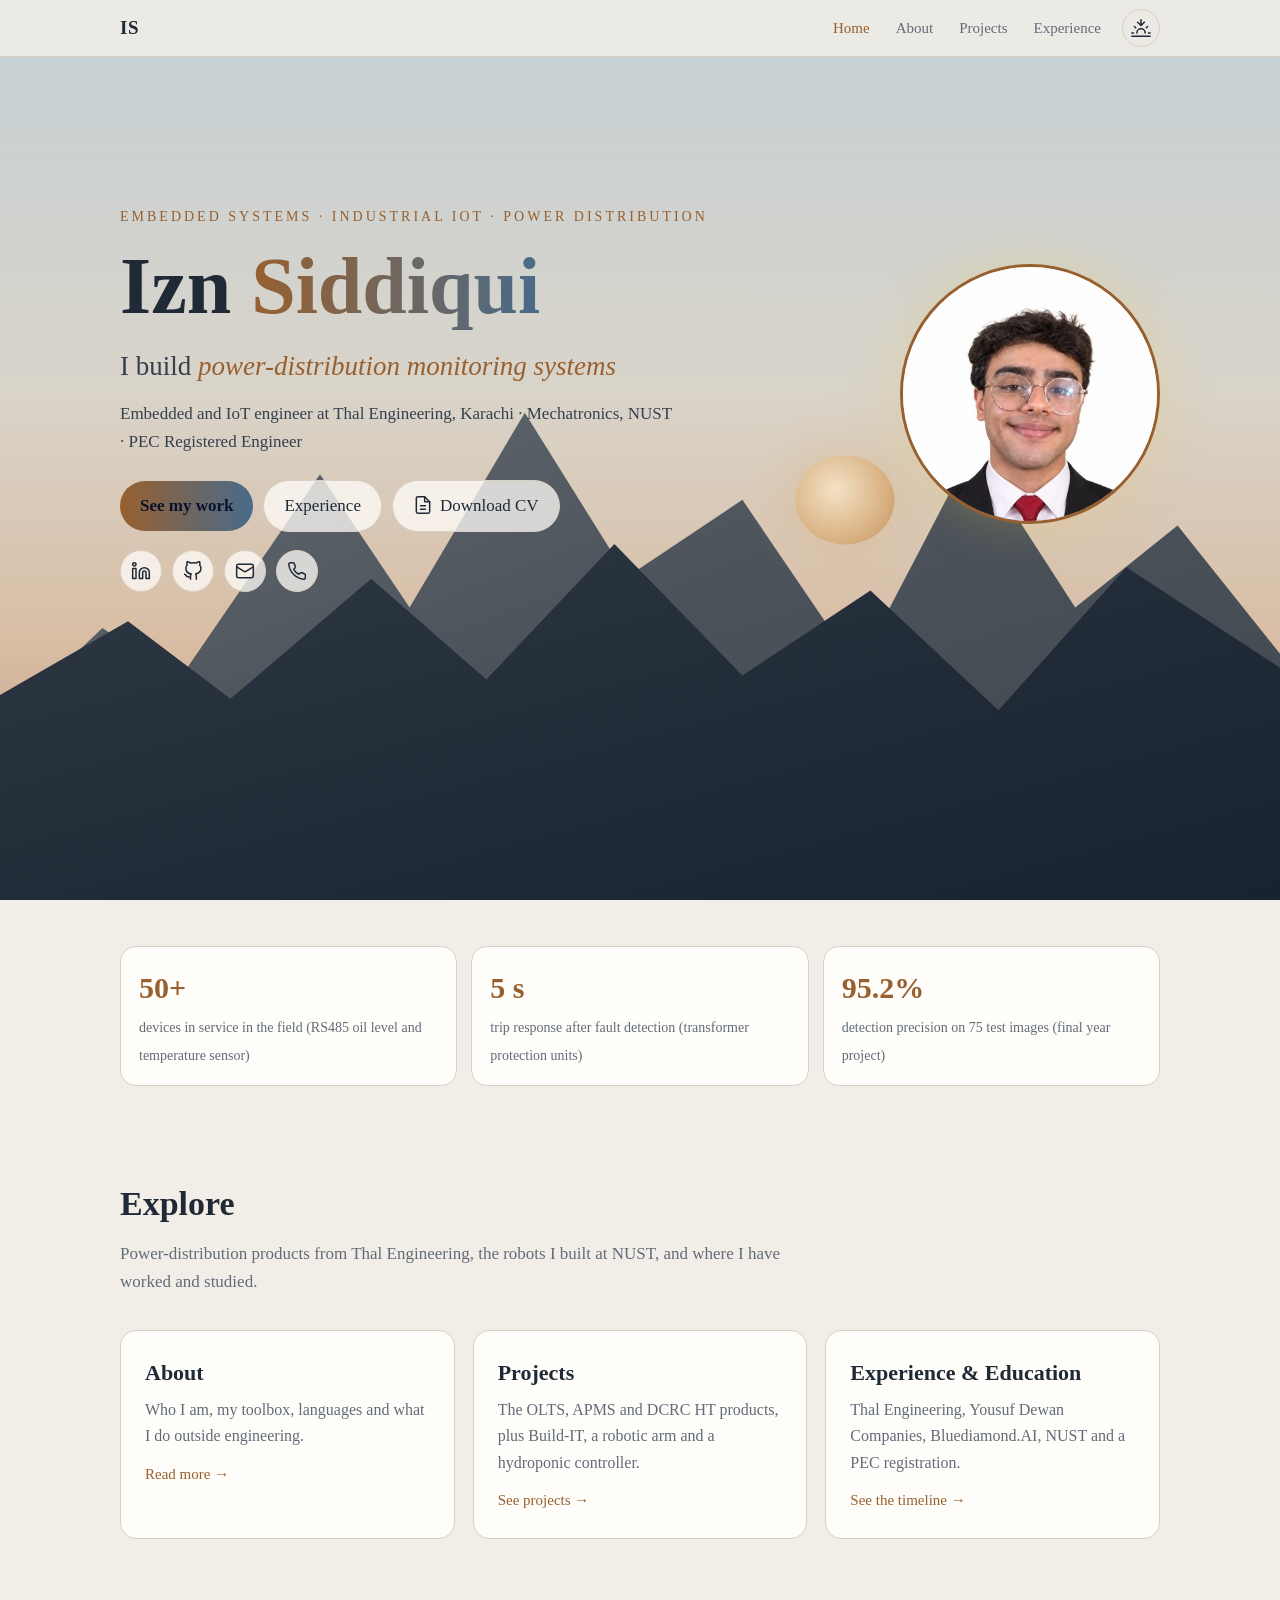
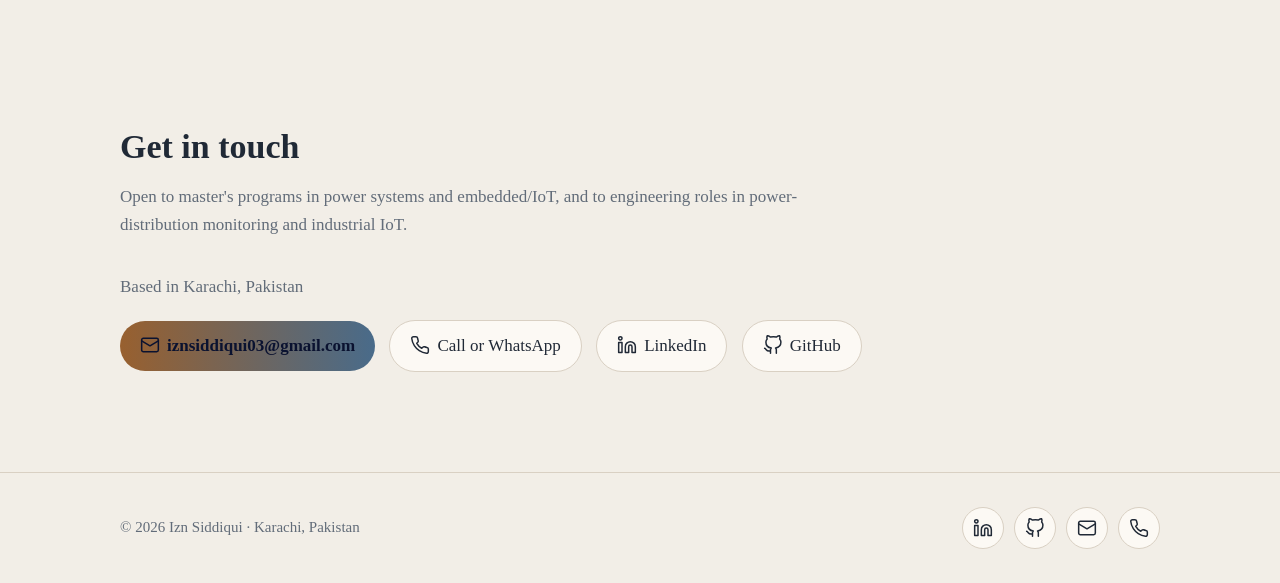
<file: index.html>
<!doctype html>
<html lang="en" data-theme="light">
<head>
<meta charset="utf-8">
<meta name="viewport" content="width=device-width,initial-scale=1">
<title>Izn Siddiqui | Power Monitoring &amp; Industrial IoT Engineer</title>
<meta name="description" content="Mechatronics engineer (NUST), Karachi. Embedded monitoring and control products for power distribution: STM32 firmware, RS485, GSM, field-deployed at Thal Engineering.">
<link rel="canonical" href="https://iznsiddiqui.github.io/">
<meta name="theme-color" content="#0a1230">
<meta property="og:type" content="website"><meta property="og:title" content="Izn Siddiqui | Power Monitoring &amp; Industrial IoT Engineer">
<meta property="og:description" content="Mechatronics engineer (NUST), Karachi. Embedded monitoring and control products for power distribution: STM32 firmware, RS485, GSM, field-deployed at Thal Engineering.">
<meta property="og:url" content="https://iznsiddiqui.github.io/"><meta name="twitter:card" content="summary">
<link rel="icon" href="data:image/svg+xml,%3Csvg xmlns='http://www.w3.org/2000/svg' viewBox='0 0 64 64'%3E%3Crect width='64' height='64' rx='14' fill='%230a1230'/%3E%3Ctext x='32' y='43' font-size='30' text-anchor='middle' fill='%23f2c94c' font-family='Georgia'%3EIS%3C/text%3E%3C/svg%3E">
<script>(function(){var t;try{t=localStorage.getItem('theme')}catch(e){}document.documentElement.setAttribute('data-theme',t==='dark'?'dark':'light')})()</script>
<link rel="stylesheet" href="style.css">
<noscript><style>.rv{opacity:1;transform:none}</style></noscript>
<script type="application/ld+json">{"@context":"https://schema.org","@type":"Person","name":"Izn Siddiqui","jobTitle":"Embedded systems and industrial IoT engineer","worksFor":{"@type":"Organization","name":"Thal Engineering"},"alumniOf":"NUST","address":"Karachi, Pakistan","url":"https://iznsiddiqui.github.io/","sameAs":["https://github.com/iznsiddiqui","https://www.linkedin.com/in/izn-siddiqui/"]}</script>
</head>
<body>
<nav><div class="wrap"><a class="brand" href="index.html" aria-label="Home"><b>IS</b></a><div class="links"><a href="index.html" aria-current="page">Home</a><a href="about.html">About</a><a href="projects.html">Projects</a><a href="experience.html">Experience</a><button type="button" class="tb" id="themeBtn" aria-label="Switch between sunrise and sunset" title="Switch between sunrise and sunset"><svg class="i set" viewBox="0 0 24 24" width="20" height="20" fill="none" stroke="currentColor" stroke-width="1.8" stroke-linecap="round" stroke-linejoin="round" aria-hidden="true"><path d="M17 18a5 5 0 0 0-10 0"/><path d="M12 9V2M4.22 10.22l1.42 1.42M1 18h2M21 18h2M18.36 11.64l1.42-1.42M23 22H1M16 5l-4 4-4-4"/></svg><svg class="i rise" viewBox="0 0 24 24" width="20" height="20" fill="none" stroke="currentColor" stroke-width="1.8" stroke-linecap="round" stroke-linejoin="round" aria-hidden="true"><path d="M17 18a5 5 0 0 0-10 0"/><path d="M12 2v7M4.22 10.22l1.42 1.42M1 18h2M21 18h2M18.36 11.64l1.42-1.42M23 22H1M8 6l4-4 4 4"/></svg></button></div></div></nav>
<header id="hero" class="hero"><div class="scene" aria-hidden="true">
<div class="sky dawn"></div><div class="sky dusk"></div>
<svg class="cloud c1" viewBox="0 0 200 60"><g fill="currentColor"><ellipse cx="58" cy="40" rx="48" ry="16"/><ellipse cx="102" cy="30" rx="40" ry="22"/><ellipse cx="146" cy="40" rx="46" ry="16"/></g></svg>
<svg class="cloud c2" viewBox="0 0 200 60"><g fill="currentColor"><ellipse cx="60" cy="40" rx="46" ry="15"/><ellipse cx="106" cy="31" rx="38" ry="21"/><ellipse cx="146" cy="40" rx="42" ry="15"/></g></svg>
<svg class="cloud c3" viewBox="0 0 200 60"><g fill="currentColor"><ellipse cx="64" cy="40" rx="50" ry="15"/><ellipse cx="110" cy="32" rx="40" ry="20"/><ellipse cx="150" cy="41" rx="40" ry="14"/></g></svg>
<svg class="bird b1" viewBox="0 0 24 10"><path d="M1 8 Q6 0 12 6 Q18 0 23 8" fill="none" stroke="currentColor" stroke-width="1.6" stroke-linecap="round"/></svg>
<svg class="bird b2" viewBox="0 0 24 10"><path d="M1 8 Q6 0 12 6 Q18 0 23 8" fill="none" stroke="currentColor" stroke-width="1.6" stroke-linecap="round"/></svg>
<div class="sun"><i class="halo"></i><i class="halo d"></i><i class="disc"></i><i class="disc d"></i></div>
<svg class="hills" viewBox="0 0 1440 320" preserveAspectRatio="none">
<path class="h1" d="M0 120 C240 60 480 150 720 110 C960 70 1200 140 1440 90 L1440 320 L0 320Z"/>
<path class="h2" d="M0 190 C200 140 420 210 700 170 C980 130 1200 200 1440 160 L1440 320 L0 320Z"/>
<path class="h3" d="M0 250 C260 210 520 270 800 235 C1060 205 1260 260 1440 230 L1440 320 L0 320Z"/>
</svg></div>
<div class="wrap">
 <div>
  <div class="kicker">Embedded systems &middot; Industrial IoT &middot; Power distribution</div>
  <h1>Izn <span>Siddiqui</span></h1>
  <div class="role">I build <em id="rot">power-distribution monitoring systems</em></div>
  <p class="herosub">Embedded and IoT engineer at Thal Engineering, Karachi &middot; Mechatronics, NUST &middot; PEC Registered Engineer</p>
  <a class="btn p" href="projects.html">See my work</a><a class="btn" href="experience.html">Experience</a><a class="btn" href="assets/Izn%20Siddiqui_CV.pdf" target="_blank" rel="noopener"><svg class="i " viewBox="0 0 24 24" width="20" height="20" fill="none" stroke="currentColor" stroke-width="1.8" stroke-linecap="round" stroke-linejoin="round" aria-hidden="true"><path d="M14 2H6a2 2 0 0 0-2 2v16a2 2 0 0 0 2 2h12a2 2 0 0 0 2-2V8z"/><path d="M14 2v6h6M9 13h6M9 17h6"/></svg>Download CV</a>
  <div class="soc"><a class="ic" href="https://www.linkedin.com/in/izn-siddiqui/" target="_blank" rel="noopener" aria-label="LinkedIn" title="LinkedIn"><svg class="i " viewBox="0 0 24 24" width="20" height="20" fill="none" stroke="currentColor" stroke-width="1.8" stroke-linecap="round" stroke-linejoin="round" aria-hidden="true"><path d="M16 8a6 6 0 0 1 6 6v7h-4v-7a2 2 0 0 0-2-2 2 2 0 0 0-2 2v7h-4v-7a6 6 0 0 1 6-6z"/><rect x="2" y="9" width="4" height="12"/><circle cx="4" cy="4" r="2"/></svg></a><a class="ic" href="https://github.com/iznsiddiqui" target="_blank" rel="noopener" aria-label="GitHub" title="GitHub"><svg class="i " viewBox="0 0 24 24" width="20" height="20" fill="none" stroke="currentColor" stroke-width="1.8" stroke-linecap="round" stroke-linejoin="round" aria-hidden="true"><path d="M9 19c-5 1.5-5-2.5-7-3m14 6v-3.87a3.37 3.37 0 0 0-.94-2.61c3.14-.35 6.44-1.54 6.44-7A5.44 5.44 0 0 0 20 4.77 5.07 5.07 0 0 0 19.91 1S18.73.65 16 2.48a13.38 13.38 0 0 0-7 0C6.27.65 5.09 1 5.09 1A5.07 5.07 0 0 0 5 4.77a5.44 5.44 0 0 0-1.5 3.78c0 5.42 3.3 6.61 6.44 7A3.37 3.37 0 0 0 9 18.13V22"/></svg></a><a class="ic" href="mailto:iznsiddiqui03@gmail.com" aria-label="Email" title="Email"><svg class="i " viewBox="0 0 24 24" width="20" height="20" fill="none" stroke="currentColor" stroke-width="1.8" stroke-linecap="round" stroke-linejoin="round" aria-hidden="true"><rect x="2" y="4" width="20" height="16" rx="2"/><path d="m22 7-10 6L2 7"/></svg></a><button type="button" class="ic" data-phone aria-label="Call or WhatsApp" title="Call or WhatsApp"><svg class="i " viewBox="0 0 24 24" width="20" height="20" fill="none" stroke="currentColor" stroke-width="1.8" stroke-linecap="round" stroke-linejoin="round" aria-hidden="true"><path d="M22 16.92v3a2 2 0 0 1-2.18 2 19.79 19.79 0 0 1-8.63-3.07 19.5 19.5 0 0 1-6-6 19.79 19.79 0 0 1-3.07-8.67A2 2 0 0 1 4.11 2h3a2 2 0 0 1 2 1.72 12.84 12.84 0 0 0 .7 2.81 2 2 0 0 1-.45 2.11L8.09 9.91a16 16 0 0 0 6 6l1.27-1.27a2 2 0 0 1 2.11-.45 12.84 12.84 0 0 0 2.81.7A2 2 0 0 1 22 16.92z"/></svg></button></div>
 </div>
 <div id="profile"><img class="portrait" src="assets/IZN%20PFP-ZURICH.jpg" alt="Izn Siddiqui"></div>
</div></header>

<section id="glance" style="padding:46px 0 0"><div class="wrap"><div class="glance rv">
<div><b>50+</b><span>devices in service in the field (RS485 oil level and temperature sensor)</span></div>
<div><b>5 s</b><span>trip response after fault detection (transformer protection units)</span></div>
<div><b>95.2%</b><span>detection precision on 75 test images (final year project)</span></div>
</div></div></section>

<section id="explore"><div class="wrap">
<h2 class="rv">Explore</h2>
<p class="sub rv">Power-distribution products from Thal Engineering, the robots I built at NUST, and where I have worked and studied.</p>
<div class="tiles">
<a class="tile rv" href="about.html"><h3>About</h3><p>Who I am, my toolbox, languages and what I do outside engineering.</p><span>Read more &rarr;</span></a>
<a class="tile rv" href="projects.html"><h3>Projects</h3><p>The OLTS, APMS and DCRC HT products, plus Build-IT, a robotic arm and a hydroponic controller.</p><span>See projects &rarr;</span></a>
<a class="tile rv" href="experience.html"><h3>Experience &amp; Education</h3><p>Thal Engineering, Yousuf Dewan Companies, Bluediamond.AI, NUST and a PEC registration.</p><span>See the timeline &rarr;</span></a>
</div></div></section>

<section id="contact"><div class="wrap">
<h2 class="rv">Get in touch</h2>
<p class="sub rv">Open to master's programs in power systems and embedded/IoT, and to engineering roles in power-distribution monitoring and industrial IoT.</p>
<p class="ct rv">Based in Karachi, Pakistan</p>
<div class="rv">
<a class="btn p" href="mailto:iznsiddiqui03@gmail.com"><svg class="i " viewBox="0 0 24 24" width="20" height="20" fill="none" stroke="currentColor" stroke-width="1.8" stroke-linecap="round" stroke-linejoin="round" aria-hidden="true"><rect x="2" y="4" width="20" height="16" rx="2"/><path d="m22 7-10 6L2 7"/></svg>iznsiddiqui03@gmail.com</a>
<button type="button" class="btn" data-phone><svg class="i " viewBox="0 0 24 24" width="20" height="20" fill="none" stroke="currentColor" stroke-width="1.8" stroke-linecap="round" stroke-linejoin="round" aria-hidden="true"><path d="M22 16.92v3a2 2 0 0 1-2.18 2 19.79 19.79 0 0 1-8.63-3.07 19.5 19.5 0 0 1-6-6 19.79 19.79 0 0 1-3.07-8.67A2 2 0 0 1 4.11 2h3a2 2 0 0 1 2 1.72 12.84 12.84 0 0 0 .7 2.81 2 2 0 0 1-.45 2.11L8.09 9.91a16 16 0 0 0 6 6l1.27-1.27a2 2 0 0 1 2.11-.45 12.84 12.84 0 0 0 2.81.7A2 2 0 0 1 22 16.92z"/></svg>Call or WhatsApp</button>
<a class="btn" href="https://www.linkedin.com/in/izn-siddiqui/" target="_blank" rel="noopener"><svg class="i " viewBox="0 0 24 24" width="20" height="20" fill="none" stroke="currentColor" stroke-width="1.8" stroke-linecap="round" stroke-linejoin="round" aria-hidden="true"><path d="M16 8a6 6 0 0 1 6 6v7h-4v-7a2 2 0 0 0-2-2 2 2 0 0 0-2 2v7h-4v-7a6 6 0 0 1 6-6z"/><rect x="2" y="9" width="4" height="12"/><circle cx="4" cy="4" r="2"/></svg>LinkedIn</a>
<a class="btn" href="https://github.com/iznsiddiqui" target="_blank" rel="noopener"><svg class="i " viewBox="0 0 24 24" width="20" height="20" fill="none" stroke="currentColor" stroke-width="1.8" stroke-linecap="round" stroke-linejoin="round" aria-hidden="true"><path d="M9 19c-5 1.5-5-2.5-7-3m14 6v-3.87a3.37 3.37 0 0 0-.94-2.61c3.14-.35 6.44-1.54 6.44-7A5.44 5.44 0 0 0 20 4.77 5.07 5.07 0 0 0 19.91 1S18.73.65 16 2.48a13.38 13.38 0 0 0-7 0C6.27.65 5.09 1 5.09 1A5.07 5.07 0 0 0 5 4.77a5.44 5.44 0 0 0-1.5 3.78c0 5.42 3.3 6.61 6.44 7A3.37 3.37 0 0 0 9 18.13V22"/></svg>GitHub</a>
</div>
</div></section>
<footer><div class="wrap fin"><span>&copy; <span id="yr"></span> Izn Siddiqui &middot; Karachi, Pakistan</span><div class="soc"><a class="ic" href="https://www.linkedin.com/in/izn-siddiqui/" target="_blank" rel="noopener" aria-label="LinkedIn" title="LinkedIn"><svg class="i " viewBox="0 0 24 24" width="20" height="20" fill="none" stroke="currentColor" stroke-width="1.8" stroke-linecap="round" stroke-linejoin="round" aria-hidden="true"><path d="M16 8a6 6 0 0 1 6 6v7h-4v-7a2 2 0 0 0-2-2 2 2 0 0 0-2 2v7h-4v-7a6 6 0 0 1 6-6z"/><rect x="2" y="9" width="4" height="12"/><circle cx="4" cy="4" r="2"/></svg></a><a class="ic" href="https://github.com/iznsiddiqui" target="_blank" rel="noopener" aria-label="GitHub" title="GitHub"><svg class="i " viewBox="0 0 24 24" width="20" height="20" fill="none" stroke="currentColor" stroke-width="1.8" stroke-linecap="round" stroke-linejoin="round" aria-hidden="true"><path d="M9 19c-5 1.5-5-2.5-7-3m14 6v-3.87a3.37 3.37 0 0 0-.94-2.61c3.14-.35 6.44-1.54 6.44-7A5.44 5.44 0 0 0 20 4.77 5.07 5.07 0 0 0 19.91 1S18.73.65 16 2.48a13.38 13.38 0 0 0-7 0C6.27.65 5.09 1 5.09 1A5.07 5.07 0 0 0 5 4.77a5.44 5.44 0 0 0-1.5 3.78c0 5.42 3.3 6.61 6.44 7A3.37 3.37 0 0 0 9 18.13V22"/></svg></a><a class="ic" href="mailto:iznsiddiqui03@gmail.com" aria-label="Email" title="Email"><svg class="i " viewBox="0 0 24 24" width="20" height="20" fill="none" stroke="currentColor" stroke-width="1.8" stroke-linecap="round" stroke-linejoin="round" aria-hidden="true"><rect x="2" y="4" width="20" height="16" rx="2"/><path d="m22 7-10 6L2 7"/></svg></a><button type="button" class="ic" data-phone aria-label="Call or WhatsApp" title="Call or WhatsApp"><svg class="i " viewBox="0 0 24 24" width="20" height="20" fill="none" stroke="currentColor" stroke-width="1.8" stroke-linecap="round" stroke-linejoin="round" aria-hidden="true"><path d="M22 16.92v3a2 2 0 0 1-2.18 2 19.79 19.79 0 0 1-8.63-3.07 19.5 19.5 0 0 1-6-6 19.79 19.79 0 0 1-3.07-8.67A2 2 0 0 1 4.11 2h3a2 2 0 0 1 2 1.72 12.84 12.84 0 0 0 .7 2.81 2 2 0 0 1-.45 2.11L8.09 9.91a16 16 0 0 0 6 6l1.27-1.27a2 2 0 0 1 2.11-.45 12.84 12.84 0 0 0 2.81.7A2 2 0 0 1 22 16.92z"/></svg></button></div></div></footer><script src="site.js"></script>
</body>
</html>
</file>
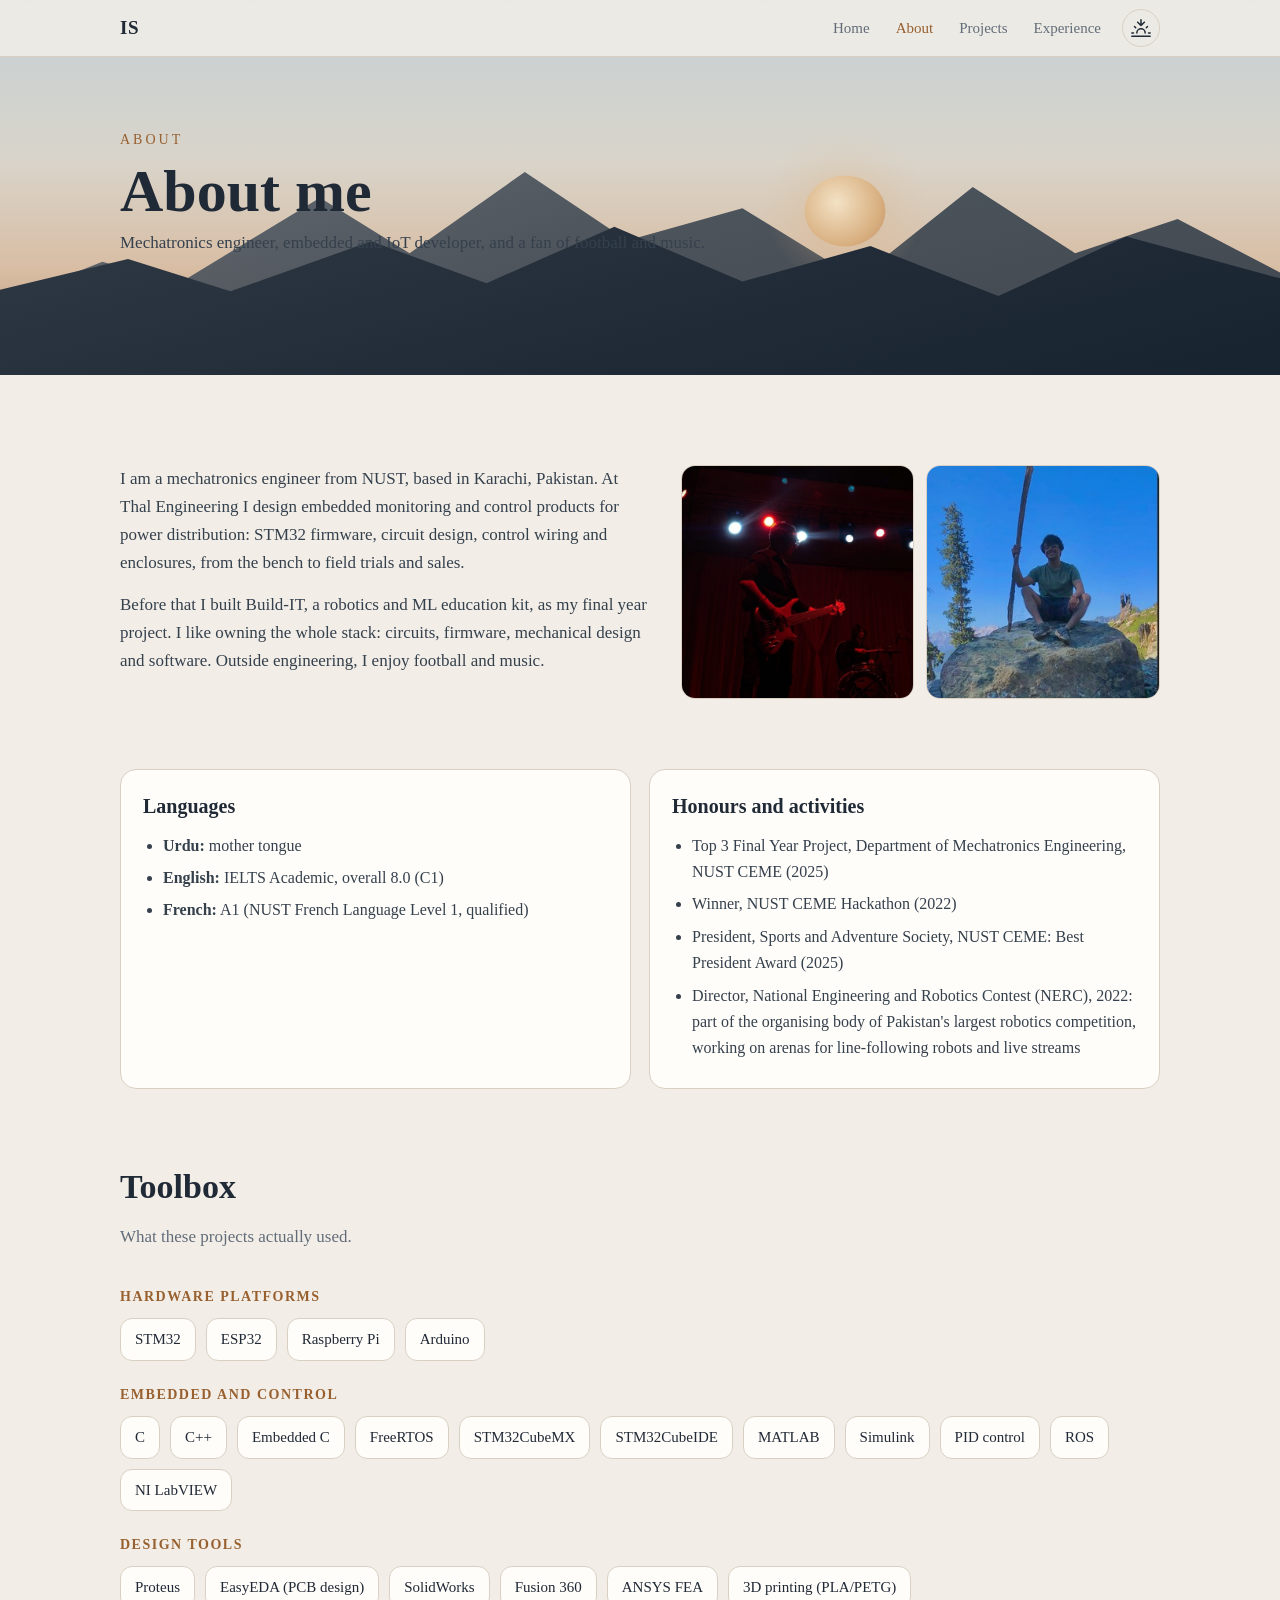
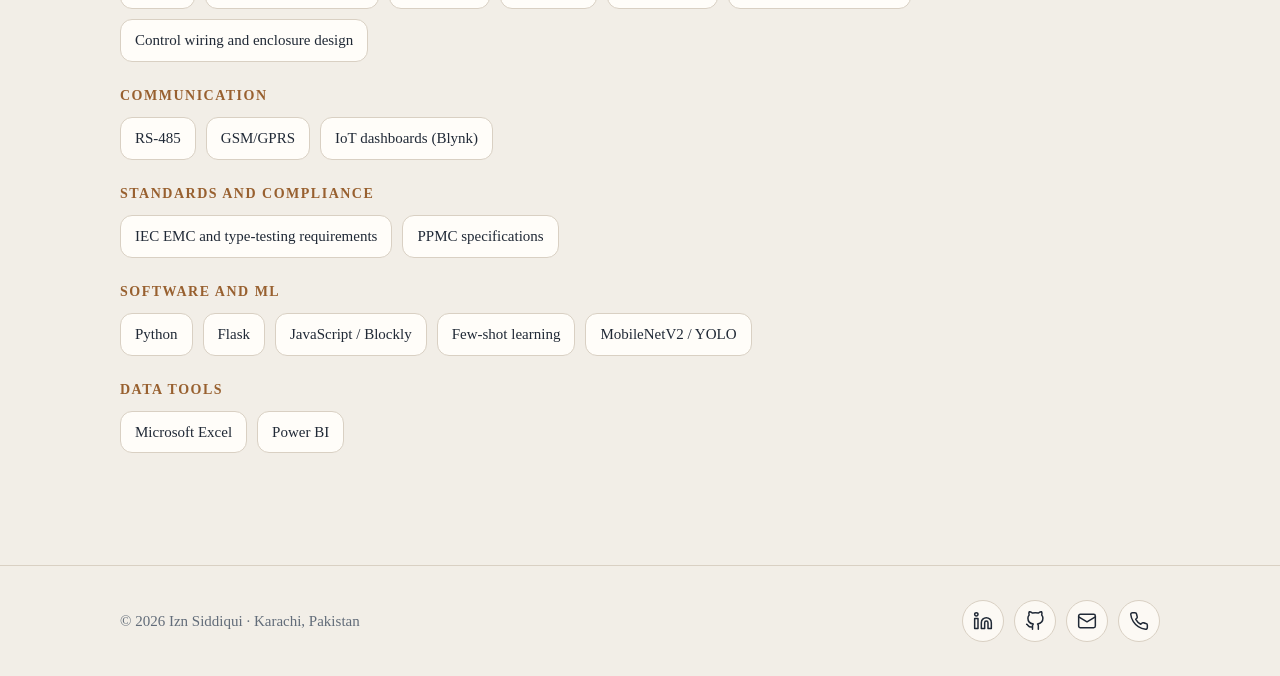
<file: about.html>
<!doctype html>
<html lang="en" data-theme="light">
<head>
<meta charset="utf-8">
<meta name="viewport" content="width=device-width,initial-scale=1">
<title>About | Izn Siddiqui</title>
<meta name="description" content="About Izn Siddiqui: mechatronics engineer from NUST working on embedded monitoring and control products for power distribution in Karachi.">
<link rel="canonical" href="https://iznsiddiqui.github.io/about.html">
<meta name="theme-color" content="#0a1230">
<meta property="og:type" content="website"><meta property="og:title" content="About | Izn Siddiqui">
<meta property="og:description" content="About Izn Siddiqui: mechatronics engineer from NUST working on embedded monitoring and control products for power distribution in Karachi.">
<meta property="og:url" content="https://iznsiddiqui.github.io/about.html"><meta name="twitter:card" content="summary">
<link rel="icon" href="data:image/svg+xml,%3Csvg xmlns='http://www.w3.org/2000/svg' viewBox='0 0 64 64'%3E%3Crect width='64' height='64' rx='14' fill='%230a1230'/%3E%3Ctext x='32' y='43' font-size='30' text-anchor='middle' fill='%23f2c94c' font-family='Georgia'%3EIS%3C/text%3E%3C/svg%3E">
<script>(function(){var t;try{t=localStorage.getItem('theme')}catch(e){}document.documentElement.setAttribute('data-theme',t==='dark'?'dark':'light')})()</script>
<link rel="stylesheet" href="style.css">
<noscript><style>.rv{opacity:1;transform:none}</style></noscript>

</head>
<body>
<nav><div class="wrap"><a class="brand" href="index.html" aria-label="Home"><b>IS</b></a><div class="links"><a href="index.html">Home</a><a href="about.html" aria-current="page">About</a><a href="projects.html">Projects</a><a href="experience.html">Experience</a><button type="button" class="tb" id="themeBtn" aria-label="Switch between sunrise and sunset" title="Switch between sunrise and sunset"><svg class="i set" viewBox="0 0 24 24" width="20" height="20" fill="none" stroke="currentColor" stroke-width="1.8" stroke-linecap="round" stroke-linejoin="round" aria-hidden="true"><path d="M17 18a5 5 0 0 0-10 0"/><path d="M12 9V2M4.22 10.22l1.42 1.42M1 18h2M21 18h2M18.36 11.64l1.42-1.42M23 22H1M16 5l-4 4-4-4"/></svg><svg class="i rise" viewBox="0 0 24 24" width="20" height="20" fill="none" stroke="currentColor" stroke-width="1.8" stroke-linecap="round" stroke-linejoin="round" aria-hidden="true"><path d="M17 18a5 5 0 0 0-10 0"/><path d="M12 2v7M4.22 10.22l1.42 1.42M1 18h2M21 18h2M18.36 11.64l1.42-1.42M23 22H1M8 6l4-4 4 4"/></svg></button></div></div></nav><header class="phero"><div class="scene" aria-hidden="true">
<div class="sky dawn"></div><div class="sky dusk"></div>
<svg class="cloud c1" viewBox="0 0 200 60"><g fill="currentColor"><ellipse cx="58" cy="40" rx="48" ry="16"/><ellipse cx="102" cy="30" rx="40" ry="22"/><ellipse cx="146" cy="40" rx="46" ry="16"/></g></svg>
<svg class="cloud c2" viewBox="0 0 200 60"><g fill="currentColor"><ellipse cx="60" cy="40" rx="46" ry="15"/><ellipse cx="106" cy="31" rx="38" ry="21"/><ellipse cx="146" cy="40" rx="42" ry="15"/></g></svg>
<svg class="cloud c3" viewBox="0 0 200 60"><g fill="currentColor"><ellipse cx="64" cy="40" rx="50" ry="15"/><ellipse cx="110" cy="32" rx="40" ry="20"/><ellipse cx="150" cy="41" rx="40" ry="14"/></g></svg>
<svg class="bird b1" viewBox="0 0 24 10"><path d="M1 8 Q6 0 12 6 Q18 0 23 8" fill="none" stroke="currentColor" stroke-width="1.6" stroke-linecap="round"/></svg>
<svg class="bird b2" viewBox="0 0 24 10"><path d="M1 8 Q6 0 12 6 Q18 0 23 8" fill="none" stroke="currentColor" stroke-width="1.6" stroke-linecap="round"/></svg>
<div class="sun"><i class="halo"></i><i class="halo d"></i><i class="disc"></i><i class="disc d"></i></div>
<svg class="hills" viewBox="0 0 1440 320" preserveAspectRatio="none">
<path class="h1" d="M0 120 C240 60 480 150 720 110 C960 70 1200 140 1440 90 L1440 320 L0 320Z"/>
<path class="h2" d="M0 190 C200 140 420 210 700 170 C980 130 1200 200 1440 160 L1440 320 L0 320Z"/>
<path class="h3" d="M0 250 C260 210 520 270 800 235 C1060 205 1260 260 1440 230 L1440 320 L0 320Z"/>
</svg></div><div class="wrap"><div class="kicker">About</div><h1>About me</h1><p>Mechatronics engineer, embedded and IoT developer, and a fan of football and music.</p></div></header>
<section id="about" style="padding-bottom:40px"><div class="wrap">
<div class="about rv"><div>
<p>I am a mechatronics engineer from NUST, based in Karachi, Pakistan. At Thal Engineering I design embedded monitoring and control products for power distribution: STM32 firmware, circuit design, control wiring and enclosures, from the bench to field trials and sales.</p>
<p>Before that I built Build-IT, a robotics and ML education kit, as my final year project. I like owning the whole stack: circuits, firmware, mechanical design and software. Outside engineering, I enjoy football and music.</p>
</div><div class="agal">
<img src="assets/portfolio%20pfp%202.jfif" alt="Izn Siddiqui photo 1" loading="lazy">
<img src="assets/portfolio%20pfp%203.jfif" alt="Izn Siddiqui photo 2" loading="lazy">
</div></div></div></section>

<section style="padding:30px 0 40px"><div class="wrap"><div class="two">
<div class="panel rv"><h3>Languages</h3><ul>
<li><b>Urdu:</b> mother tongue</li>
<li><b>English:</b> IELTS Academic, overall 8.0 (C1)</li>
<li><b>French:</b> A1 (NUST French Language Level 1, qualified)</li></ul></div>
<div class="panel rv"><h3>Honours and activities</h3><ul>
<li>Top 3 Final Year Project, Department of Mechatronics Engineering, NUST CEME (2025)</li>
<li>Winner, NUST CEME Hackathon (2022)</li>
<li>President, Sports and Adventure Society, NUST CEME: Best President Award (2025)</li>
<li>Director, National Engineering and Robotics Contest (NERC), 2022: part of the organising body of Pakistan's largest robotics competition, working on arenas for line-following robots and live streams</li></ul></div>
</div></div></section>

<section id="skills" style="padding-top:30px"><div class="wrap">
<h2 class="rv">Toolbox</h2><p class="sub rv">What these projects actually used.</p>
<div class="rv">
<div class="sg"><h3>Hardware platforms</h3><div class="skills"><span>STM32</span><span>ESP32</span><span>Raspberry Pi</span><span>Arduino</span></div></div><div class="sg"><h3>Embedded and control</h3><div class="skills"><span>C</span><span>C++</span><span>Embedded C</span><span>FreeRTOS</span><span>STM32CubeMX</span><span>STM32CubeIDE</span><span>MATLAB</span><span>Simulink</span><span>PID control</span><span>ROS</span><span>NI LabVIEW</span></div></div><div class="sg"><h3>Design tools</h3><div class="skills"><span>Proteus</span><span>EasyEDA (PCB design)</span><span>SolidWorks</span><span>Fusion 360</span><span>ANSYS FEA</span><span>3D printing (PLA/PETG)</span><span>Control wiring and enclosure design</span></div></div><div class="sg"><h3>Communication</h3><div class="skills"><span>RS-485</span><span>GSM/GPRS</span><span>IoT dashboards (Blynk)</span></div></div><div class="sg"><h3>Standards and compliance</h3><div class="skills"><span>IEC EMC and type-testing requirements</span><span>PPMC specifications</span></div></div><div class="sg"><h3>Software and ML</h3><div class="skills"><span>Python</span><span>Flask</span><span>JavaScript / Blockly</span><span>Few-shot learning</span><span>MobileNetV2 / YOLO</span></div></div><div class="sg"><h3>Data tools</h3><div class="skills"><span>Microsoft Excel</span><span>Power BI</span></div></div>
</div></div></section>
<footer><div class="wrap fin"><span>&copy; <span id="yr"></span> Izn Siddiqui &middot; Karachi, Pakistan</span><div class="soc"><a class="ic" href="https://www.linkedin.com/in/izn-siddiqui/" target="_blank" rel="noopener" aria-label="LinkedIn" title="LinkedIn"><svg class="i " viewBox="0 0 24 24" width="20" height="20" fill="none" stroke="currentColor" stroke-width="1.8" stroke-linecap="round" stroke-linejoin="round" aria-hidden="true"><path d="M16 8a6 6 0 0 1 6 6v7h-4v-7a2 2 0 0 0-2-2 2 2 0 0 0-2 2v7h-4v-7a6 6 0 0 1 6-6z"/><rect x="2" y="9" width="4" height="12"/><circle cx="4" cy="4" r="2"/></svg></a><a class="ic" href="https://github.com/iznsiddiqui" target="_blank" rel="noopener" aria-label="GitHub" title="GitHub"><svg class="i " viewBox="0 0 24 24" width="20" height="20" fill="none" stroke="currentColor" stroke-width="1.8" stroke-linecap="round" stroke-linejoin="round" aria-hidden="true"><path d="M9 19c-5 1.5-5-2.5-7-3m14 6v-3.87a3.37 3.37 0 0 0-.94-2.61c3.14-.35 6.44-1.54 6.44-7A5.44 5.44 0 0 0 20 4.77 5.07 5.07 0 0 0 19.91 1S18.73.65 16 2.48a13.38 13.38 0 0 0-7 0C6.27.65 5.09 1 5.09 1A5.07 5.07 0 0 0 5 4.77a5.44 5.44 0 0 0-1.5 3.78c0 5.42 3.3 6.61 6.44 7A3.37 3.37 0 0 0 9 18.13V22"/></svg></a><a class="ic" href="mailto:iznsiddiqui03@gmail.com" aria-label="Email" title="Email"><svg class="i " viewBox="0 0 24 24" width="20" height="20" fill="none" stroke="currentColor" stroke-width="1.8" stroke-linecap="round" stroke-linejoin="round" aria-hidden="true"><rect x="2" y="4" width="20" height="16" rx="2"/><path d="m22 7-10 6L2 7"/></svg></a><button type="button" class="ic" data-phone aria-label="Call or WhatsApp" title="Call or WhatsApp"><svg class="i " viewBox="0 0 24 24" width="20" height="20" fill="none" stroke="currentColor" stroke-width="1.8" stroke-linecap="round" stroke-linejoin="round" aria-hidden="true"><path d="M22 16.92v3a2 2 0 0 1-2.18 2 19.79 19.79 0 0 1-8.63-3.07 19.5 19.5 0 0 1-6-6 19.79 19.79 0 0 1-3.07-8.67A2 2 0 0 1 4.11 2h3a2 2 0 0 1 2 1.72 12.84 12.84 0 0 0 .7 2.81 2 2 0 0 1-.45 2.11L8.09 9.91a16 16 0 0 0 6 6l1.27-1.27a2 2 0 0 1 2.11-.45 12.84 12.84 0 0 0 2.81.7A2 2 0 0 1 22 16.92z"/></svg></button></div></div></footer><script src="site.js"></script>
</body>
</html>
</file>
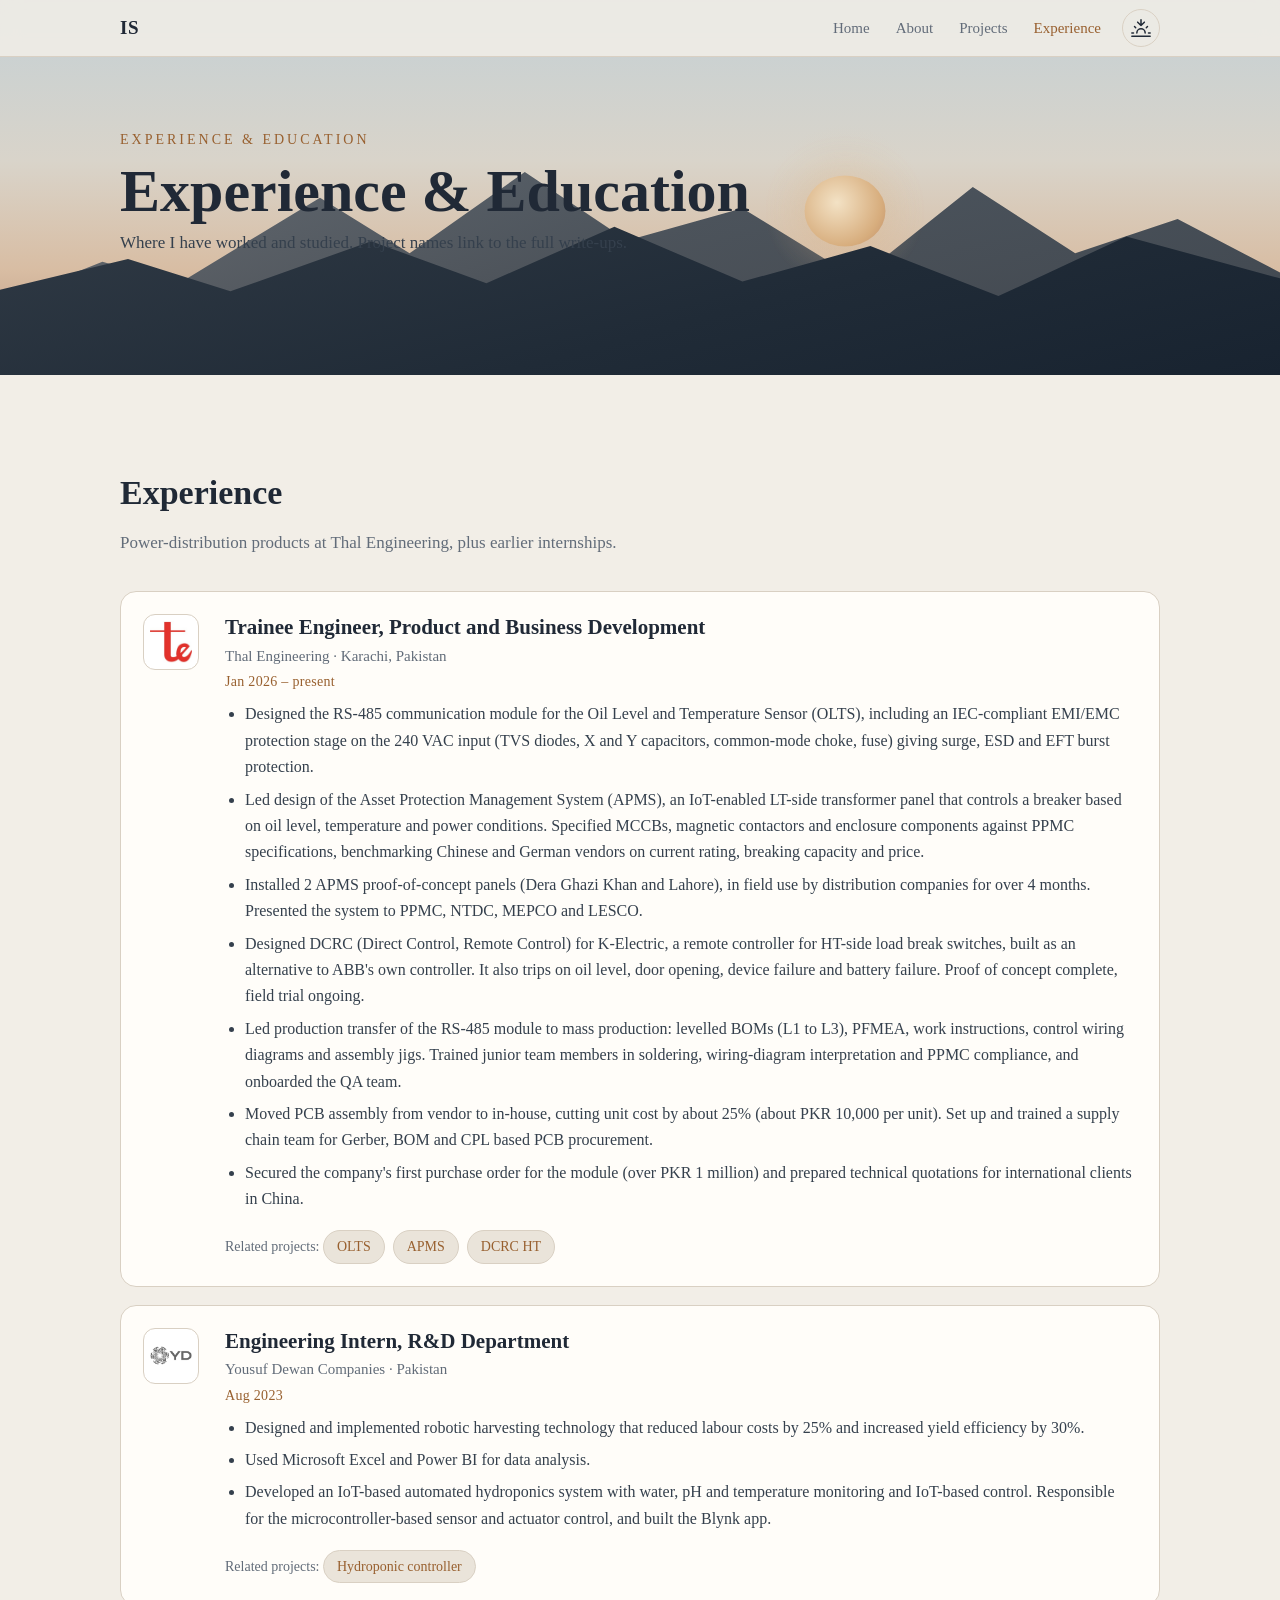
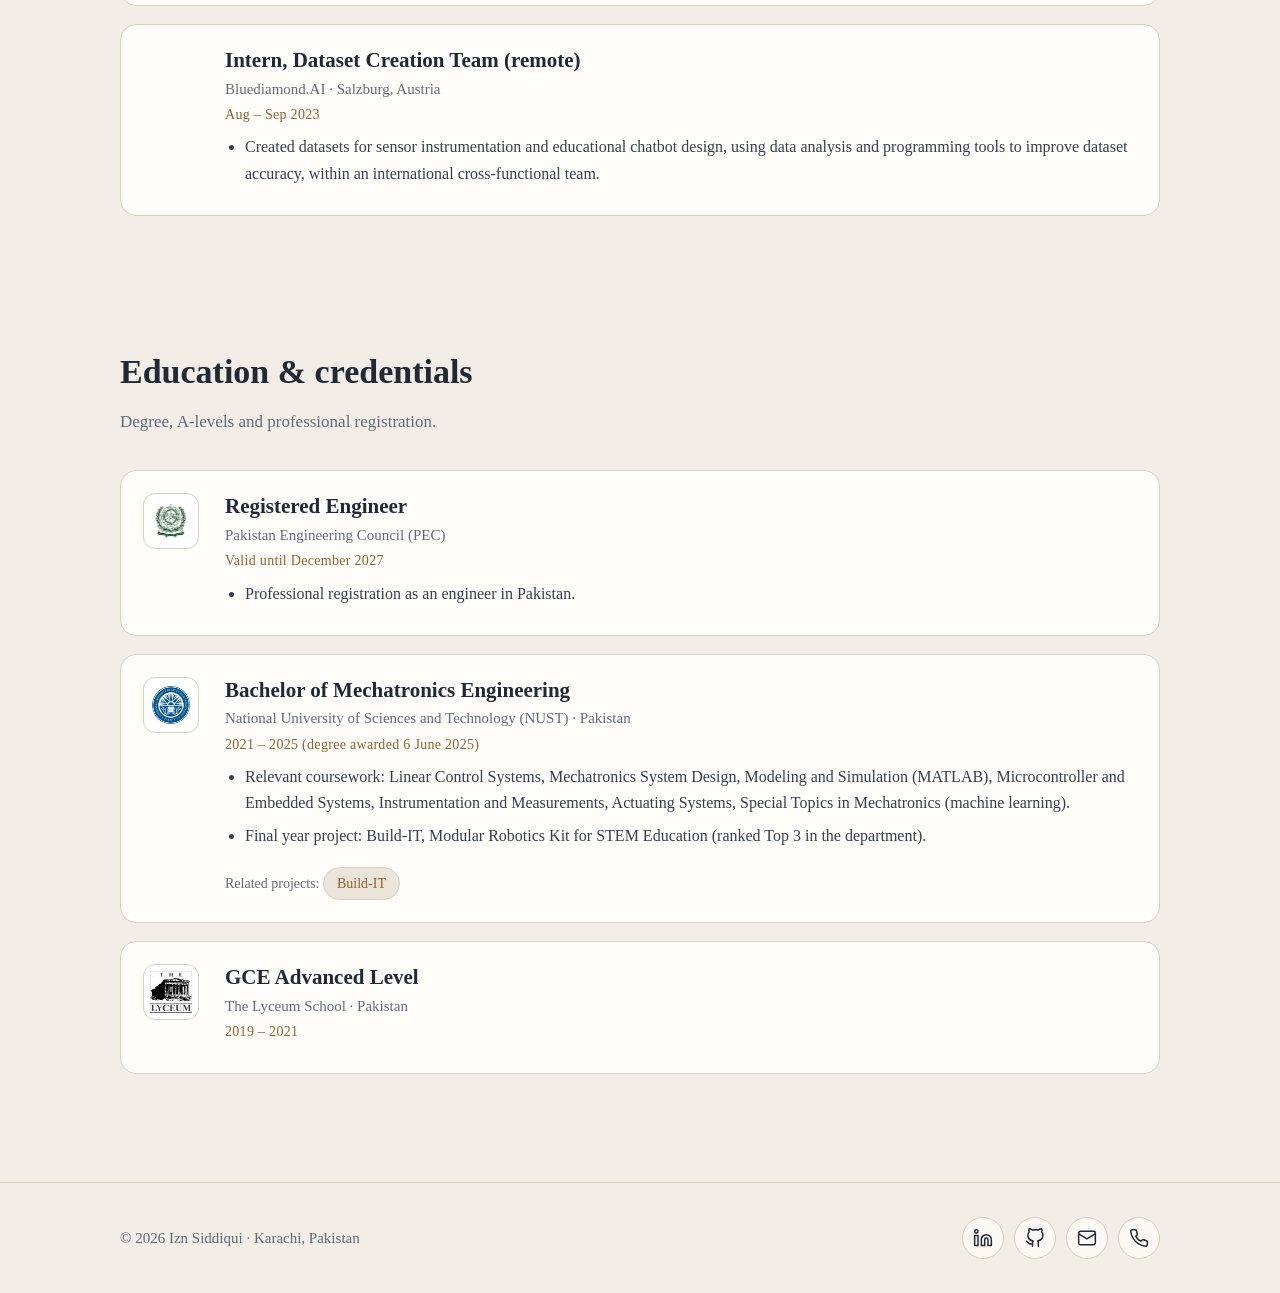
<file: experience.html>
<!doctype html>
<html lang="en" data-theme="light">
<head>
<meta charset="utf-8">
<meta name="viewport" content="width=device-width,initial-scale=1">
<title>Experience &amp; Education | Izn Siddiqui</title>
<meta name="description" content="Experience at Thal Engineering, Yousuf Dewan Companies and Bluediamond.AI; education at NUST and The Lyceum School; PEC registered engineer.">
<link rel="canonical" href="https://iznsiddiqui.github.io/experience.html">
<meta name="theme-color" content="#0a1230">
<meta property="og:type" content="website"><meta property="og:title" content="Experience &amp; Education | Izn Siddiqui">
<meta property="og:description" content="Experience at Thal Engineering, Yousuf Dewan Companies and Bluediamond.AI; education at NUST and The Lyceum School; PEC registered engineer.">
<meta property="og:url" content="https://iznsiddiqui.github.io/experience.html"><meta name="twitter:card" content="summary">
<link rel="icon" href="data:image/svg+xml,%3Csvg xmlns='http://www.w3.org/2000/svg' viewBox='0 0 64 64'%3E%3Crect width='64' height='64' rx='14' fill='%230a1230'/%3E%3Ctext x='32' y='43' font-size='30' text-anchor='middle' fill='%23f2c94c' font-family='Georgia'%3EIS%3C/text%3E%3C/svg%3E">
<script>(function(){var t;try{t=localStorage.getItem('theme')}catch(e){}document.documentElement.setAttribute('data-theme',t==='dark'?'dark':'light')})()</script>
<link rel="stylesheet" href="style.css">
<noscript><style>.rv{opacity:1;transform:none}</style></noscript>

</head>
<body>
<nav><div class="wrap"><a class="brand" href="index.html" aria-label="Home"><b>IS</b></a><div class="links"><a href="index.html">Home</a><a href="about.html">About</a><a href="projects.html">Projects</a><a href="experience.html" aria-current="page">Experience</a><button type="button" class="tb" id="themeBtn" aria-label="Switch between sunrise and sunset" title="Switch between sunrise and sunset"><svg class="i set" viewBox="0 0 24 24" width="20" height="20" fill="none" stroke="currentColor" stroke-width="1.8" stroke-linecap="round" stroke-linejoin="round" aria-hidden="true"><path d="M17 18a5 5 0 0 0-10 0"/><path d="M12 9V2M4.22 10.22l1.42 1.42M1 18h2M21 18h2M18.36 11.64l1.42-1.42M23 22H1M16 5l-4 4-4-4"/></svg><svg class="i rise" viewBox="0 0 24 24" width="20" height="20" fill="none" stroke="currentColor" stroke-width="1.8" stroke-linecap="round" stroke-linejoin="round" aria-hidden="true"><path d="M17 18a5 5 0 0 0-10 0"/><path d="M12 2v7M4.22 10.22l1.42 1.42M1 18h2M21 18h2M18.36 11.64l1.42-1.42M23 22H1M8 6l4-4 4 4"/></svg></button></div></div></nav><header class="phero"><div class="scene" aria-hidden="true">
<div class="sky dawn"></div><div class="sky dusk"></div>
<svg class="cloud c1" viewBox="0 0 200 60"><g fill="currentColor"><ellipse cx="58" cy="40" rx="48" ry="16"/><ellipse cx="102" cy="30" rx="40" ry="22"/><ellipse cx="146" cy="40" rx="46" ry="16"/></g></svg>
<svg class="cloud c2" viewBox="0 0 200 60"><g fill="currentColor"><ellipse cx="60" cy="40" rx="46" ry="15"/><ellipse cx="106" cy="31" rx="38" ry="21"/><ellipse cx="146" cy="40" rx="42" ry="15"/></g></svg>
<svg class="cloud c3" viewBox="0 0 200 60"><g fill="currentColor"><ellipse cx="64" cy="40" rx="50" ry="15"/><ellipse cx="110" cy="32" rx="40" ry="20"/><ellipse cx="150" cy="41" rx="40" ry="14"/></g></svg>
<svg class="bird b1" viewBox="0 0 24 10"><path d="M1 8 Q6 0 12 6 Q18 0 23 8" fill="none" stroke="currentColor" stroke-width="1.6" stroke-linecap="round"/></svg>
<svg class="bird b2" viewBox="0 0 24 10"><path d="M1 8 Q6 0 12 6 Q18 0 23 8" fill="none" stroke="currentColor" stroke-width="1.6" stroke-linecap="round"/></svg>
<div class="sun"><i class="halo"></i><i class="halo d"></i><i class="disc"></i><i class="disc d"></i></div>
<svg class="hills" viewBox="0 0 1440 320" preserveAspectRatio="none">
<path class="h1" d="M0 120 C240 60 480 150 720 110 C960 70 1200 140 1440 90 L1440 320 L0 320Z"/>
<path class="h2" d="M0 190 C200 140 420 210 700 170 C980 130 1200 200 1440 160 L1440 320 L0 320Z"/>
<path class="h3" d="M0 250 C260 210 520 270 800 235 C1060 205 1260 260 1440 230 L1440 320 L0 320Z"/>
</svg></div><div class="wrap"><div class="kicker">Experience &amp; Education</div><h1>Experience &amp; Education</h1><p>Where I have worked and studied. Project names link to the full write-ups.</p></div></header>
<section id="experience"><div class="wrap">
<h2 class="rv">Experience</h2>
<p class="sub rv">Power-distribution products at Thal Engineering, plus earlier internships.</p>
<article class="entry rv"><div class="logo"><img src="assets/thal-logo.jfif" alt="Thal Engineering logo" loading="lazy" onerror="this.style.display='none'"></div><div><h3>Trainee Engineer, Product and Business Development</h3><div class="org">Thal Engineering &middot; Karachi, Pakistan</div><div class="date">Jan 2026 &ndash; present</div><ul><li>Designed the RS-485 communication module for the Oil Level and Temperature Sensor (OLTS), including an IEC-compliant EMI/EMC protection stage on the 240 VAC input (TVS diodes, X and Y capacitors, common-mode choke, fuse) giving surge, ESD and EFT burst protection.</li><li>Led design of the Asset Protection Management System (APMS), an IoT-enabled LT-side transformer panel that controls a breaker based on oil level, temperature and power conditions. Specified MCCBs, magnetic contactors and enclosure components against PPMC specifications, benchmarking Chinese and German vendors on current rating, breaking capacity and price.</li><li>Installed 2 APMS proof-of-concept panels (Dera Ghazi Khan and Lahore), in field use by distribution companies for over 4 months. Presented the system to PPMC, NTDC, MEPCO and LESCO.</li><li>Designed DCRC (Direct Control, Remote Control) for K-Electric, a remote controller for HT-side load break switches, built as an alternative to ABB's own controller. It also trips on oil level, door opening, device failure and battery failure. Proof of concept complete, field trial ongoing.</li><li>Led production transfer of the RS-485 module to mass production: levelled BOMs (L1 to L3), PFMEA, work instructions, control wiring diagrams and assembly jigs. Trained junior team members in soldering, wiring-diagram interpretation and PPMC compliance, and onboarded the QA team.</li><li>Moved PCB assembly from vendor to in-house, cutting unit cost by about 25% (about PKR 10,000 per unit). Set up and trained a supply chain team for Gerber, BOM and CPL based PCB procurement.</li><li>Secured the company's first purchase order for the module (over PKR 1 million) and prepared technical quotations for international clients in China.</li></ul><div class="rel">Related projects: <a class="xl" href="projects.html#p-olts">OLTS</a><a class="xl" href="projects.html#p-apms">APMS</a><a class="xl" href="projects.html#p-dcrc">DCRC HT</a></div></div></article><article class="entry rv"><div class="logo"><img src="assets/YD%20Logo.png" alt="Yousuf Dewan Companies logo" loading="lazy" onerror="this.style.display='none'"></div><div><h3>Engineering Intern, R&amp;D Department</h3><div class="org">Yousuf Dewan Companies &middot; Pakistan</div><div class="date">Aug 2023</div><ul><li>Designed and implemented robotic harvesting technology that reduced labour costs by 25% and increased yield efficiency by 30%.</li><li>Used Microsoft Excel and Power BI for data analysis.</li><li>Developed an IoT-based automated hydroponics system with water, pH and temperature monitoring and IoT-based control. Responsible for the microcontroller-based sensor and actuator control, and built the Blynk app.</li></ul><div class="rel">Related projects: <a class="xl" href="projects.html#p-hydro">Hydroponic controller</a></div></div></article><article class="entry rv"><div class="logo blank" aria-hidden="true"></div><div><h3>Intern, Dataset Creation Team (remote)</h3><div class="org">Bluediamond.AI &middot; Salzburg, Austria</div><div class="date">Aug &ndash; Sep 2023</div><ul><li>Created datasets for sensor instrumentation and educational chatbot design, using data analysis and programming tools to improve dataset accuracy, within an international cross-functional team.</li></ul></div></article>
</div></section>

<section id="education" style="padding-top:20px"><div class="wrap">
<h2 class="rv">Education &amp; credentials</h2>
<p class="sub rv">Degree, A-levels and professional registration.</p>
<article class="entry rv"><div class="logo"><img src="assets/Pakistan_Engineering_Council_logo-1.png" alt="Pakistan Engineering Council logo" loading="lazy" onerror="this.style.display='none'"></div><div><h3>Registered Engineer</h3><div class="org">Pakistan Engineering Council (PEC)</div><div class="date">Valid until December 2027</div><ul><li>Professional registration as an engineer in Pakistan.</li></ul></div></article><article class="entry rv"><div class="logo"><img src="assets/nust-logo-png_seeklogo-234117.png" alt="NUST logo" loading="lazy" onerror="this.style.display='none'"></div><div><h3>Bachelor of Mechatronics Engineering</h3><div class="org">National University of Sciences and Technology (NUST) &middot; Pakistan</div><div class="date">2021 &ndash; 2025 (degree awarded 6 June 2025)</div><ul><li>Relevant coursework: Linear Control Systems, Mechatronics System Design, Modeling and Simulation (MATLAB), Microcontroller and Embedded Systems, Instrumentation and Measurements, Actuating Systems, Special Topics in Mechatronics (machine learning).</li><li>Final year project: Build-IT, Modular Robotics Kit for STEM Education (ranked Top 3 in the department).</li></ul><div class="rel">Related projects: <a class="xl" href="projects.html#p-buildit">Build-IT</a></div></div></article><article class="entry rv"><div class="logo"><img src="assets/lyceum%20logo.png" alt="The Lyceum School logo" loading="lazy" onerror="this.style.display='none'"></div><div><h3>GCE Advanced Level</h3><div class="org">The Lyceum School &middot; Pakistan</div><div class="date">2019 &ndash; 2021</div></div></article>
</div></section>
<footer><div class="wrap fin"><span>&copy; <span id="yr"></span> Izn Siddiqui &middot; Karachi, Pakistan</span><div class="soc"><a class="ic" href="https://www.linkedin.com/in/izn-siddiqui/" target="_blank" rel="noopener" aria-label="LinkedIn" title="LinkedIn"><svg class="i " viewBox="0 0 24 24" width="20" height="20" fill="none" stroke="currentColor" stroke-width="1.8" stroke-linecap="round" stroke-linejoin="round" aria-hidden="true"><path d="M16 8a6 6 0 0 1 6 6v7h-4v-7a2 2 0 0 0-2-2 2 2 0 0 0-2 2v7h-4v-7a6 6 0 0 1 6-6z"/><rect x="2" y="9" width="4" height="12"/><circle cx="4" cy="4" r="2"/></svg></a><a class="ic" href="https://github.com/iznsiddiqui" target="_blank" rel="noopener" aria-label="GitHub" title="GitHub"><svg class="i " viewBox="0 0 24 24" width="20" height="20" fill="none" stroke="currentColor" stroke-width="1.8" stroke-linecap="round" stroke-linejoin="round" aria-hidden="true"><path d="M9 19c-5 1.5-5-2.5-7-3m14 6v-3.87a3.37 3.37 0 0 0-.94-2.61c3.14-.35 6.44-1.54 6.44-7A5.44 5.44 0 0 0 20 4.77 5.07 5.07 0 0 0 19.91 1S18.73.65 16 2.48a13.38 13.38 0 0 0-7 0C6.27.65 5.09 1 5.09 1A5.07 5.07 0 0 0 5 4.77a5.44 5.44 0 0 0-1.5 3.78c0 5.42 3.3 6.61 6.44 7A3.37 3.37 0 0 0 9 18.13V22"/></svg></a><a class="ic" href="mailto:iznsiddiqui03@gmail.com" aria-label="Email" title="Email"><svg class="i " viewBox="0 0 24 24" width="20" height="20" fill="none" stroke="currentColor" stroke-width="1.8" stroke-linecap="round" stroke-linejoin="round" aria-hidden="true"><rect x="2" y="4" width="20" height="16" rx="2"/><path d="m22 7-10 6L2 7"/></svg></a><button type="button" class="ic" data-phone aria-label="Call or WhatsApp" title="Call or WhatsApp"><svg class="i " viewBox="0 0 24 24" width="20" height="20" fill="none" stroke="currentColor" stroke-width="1.8" stroke-linecap="round" stroke-linejoin="round" aria-hidden="true"><path d="M22 16.92v3a2 2 0 0 1-2.18 2 19.79 19.79 0 0 1-8.63-3.07 19.5 19.5 0 0 1-6-6 19.79 19.79 0 0 1-3.07-8.67A2 2 0 0 1 4.11 2h3a2 2 0 0 1 2 1.72 12.84 12.84 0 0 0 .7 2.81 2 2 0 0 1-.45 2.11L8.09 9.91a16 16 0 0 0 6 6l1.27-1.27a2 2 0 0 1 2.11-.45 12.84 12.84 0 0 0 2.81.7A2 2 0 0 1 22 16.92z"/></svg></button></div></div></footer><script src="site.js"></script>
</body>
</html>
</file>
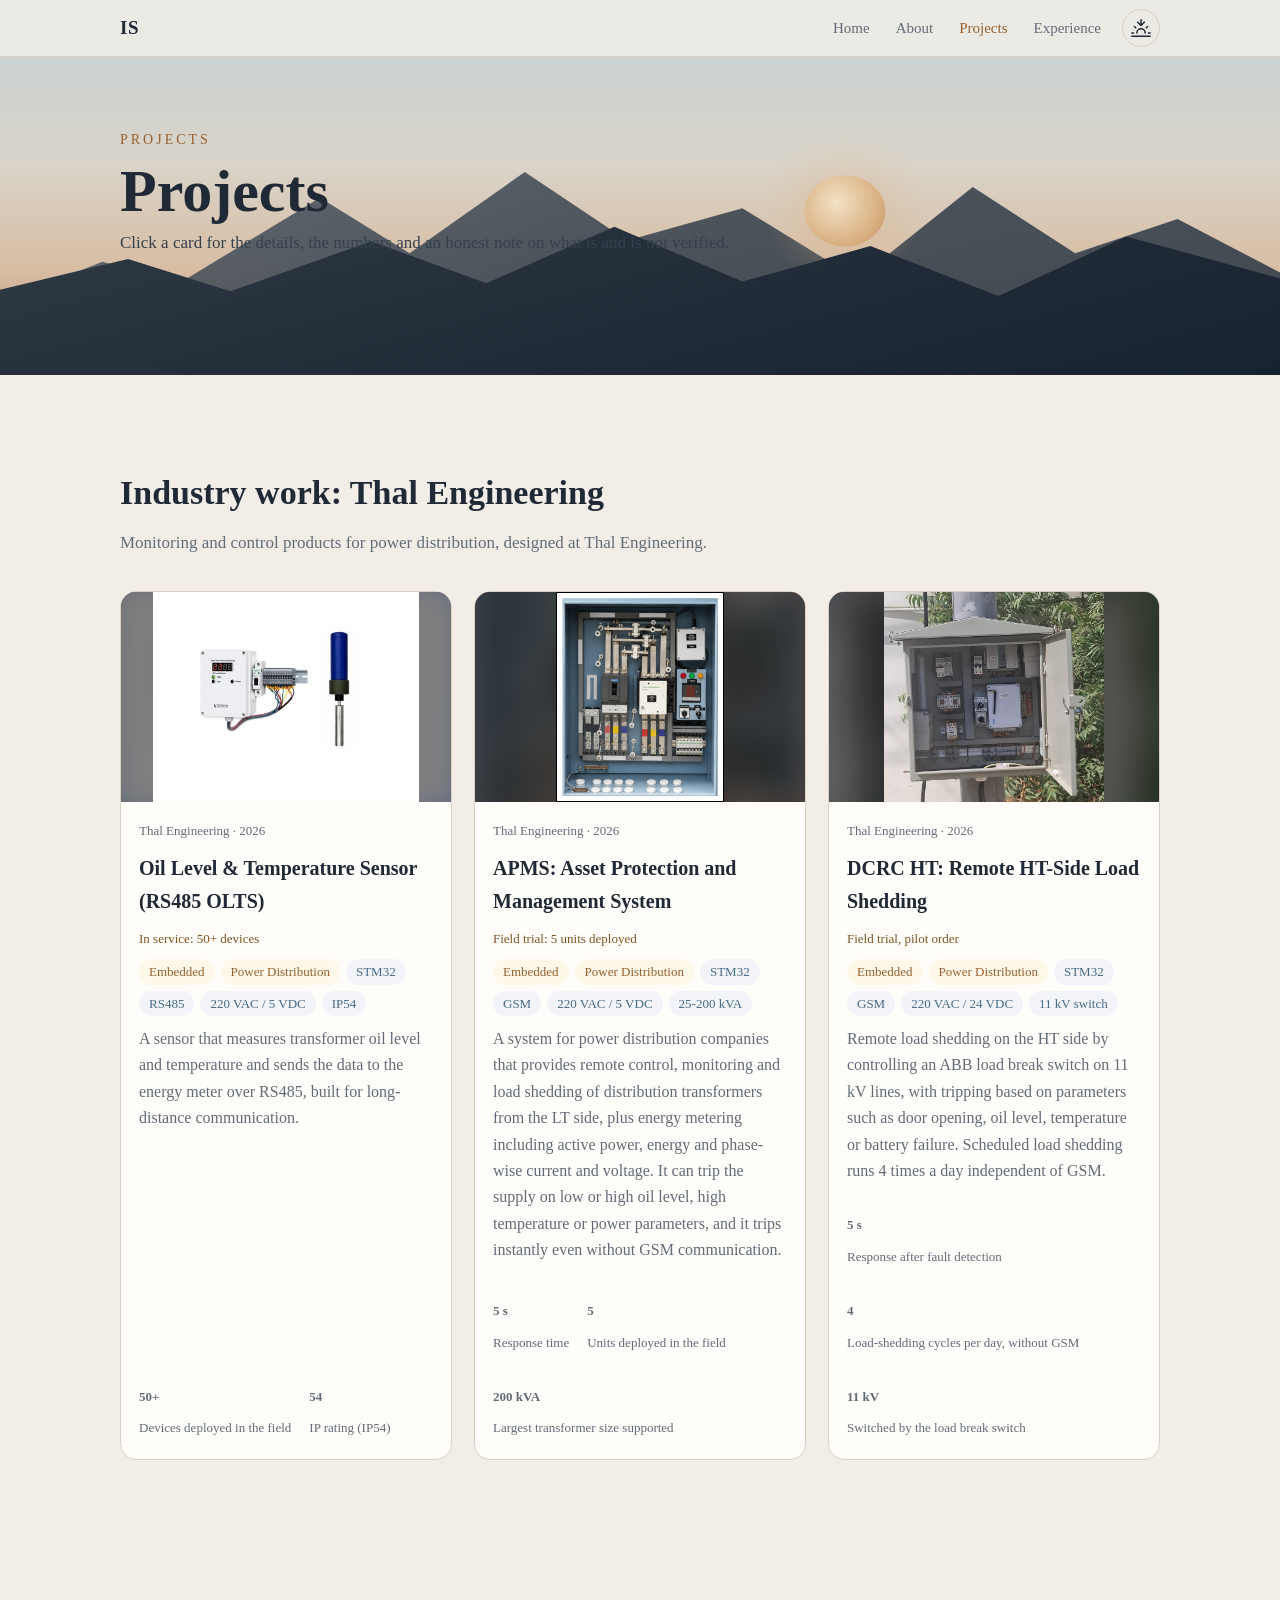
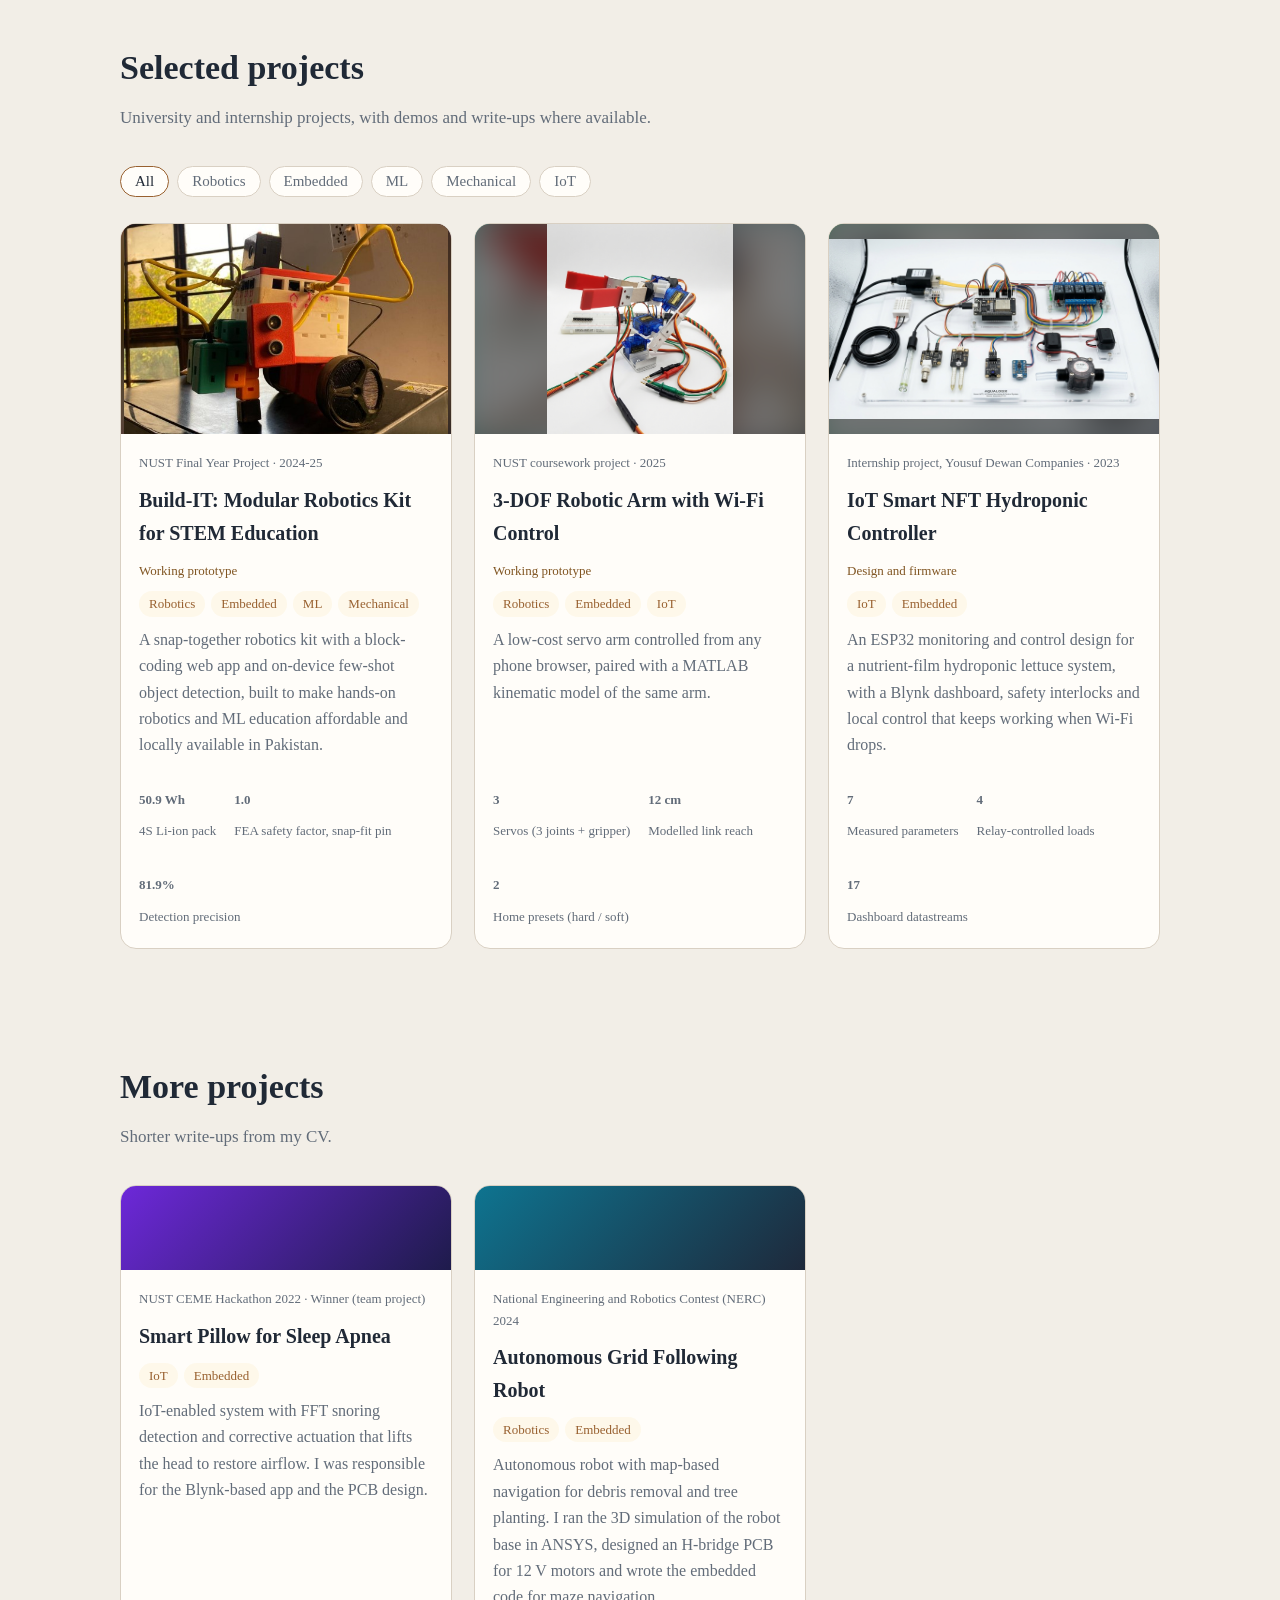
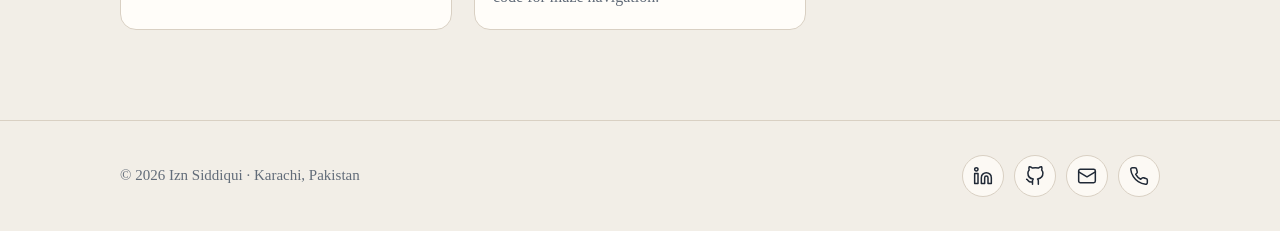
<file: projects.html>
<!doctype html>
<html lang="en" data-theme="light">
<head>
<meta charset="utf-8">
<meta name="viewport" content="width=device-width,initial-scale=1">
<title>Projects | Izn Siddiqui</title>
<meta name="description" content="Power-distribution products from Thal Engineering (OLTS, APMS, DCRC HT) and personal projects: Build-IT, a 3-DOF robotic arm and a hydroponic controller.">
<link rel="canonical" href="https://iznsiddiqui.github.io/projects.html">
<meta name="theme-color" content="#0a1230">
<meta property="og:type" content="website"><meta property="og:title" content="Projects | Izn Siddiqui">
<meta property="og:description" content="Power-distribution products from Thal Engineering (OLTS, APMS, DCRC HT) and personal projects: Build-IT, a 3-DOF robotic arm and a hydroponic controller.">
<meta property="og:url" content="https://iznsiddiqui.github.io/projects.html"><meta name="twitter:card" content="summary">
<link rel="icon" href="data:image/svg+xml,%3Csvg xmlns='http://www.w3.org/2000/svg' viewBox='0 0 64 64'%3E%3Crect width='64' height='64' rx='14' fill='%230a1230'/%3E%3Ctext x='32' y='43' font-size='30' text-anchor='middle' fill='%23f2c94c' font-family='Georgia'%3EIS%3C/text%3E%3C/svg%3E">
<script>(function(){var t;try{t=localStorage.getItem('theme')}catch(e){}document.documentElement.setAttribute('data-theme',t==='dark'?'dark':'light')})()</script>
<link rel="stylesheet" href="style.css">
<noscript><style>.rv{opacity:1;transform:none}</style></noscript>

</head>
<body>
<nav><div class="wrap"><a class="brand" href="index.html" aria-label="Home"><b>IS</b></a><div class="links"><a href="index.html">Home</a><a href="about.html">About</a><a href="projects.html" aria-current="page">Projects</a><a href="experience.html">Experience</a><button type="button" class="tb" id="themeBtn" aria-label="Switch between sunrise and sunset" title="Switch between sunrise and sunset"><svg class="i set" viewBox="0 0 24 24" width="20" height="20" fill="none" stroke="currentColor" stroke-width="1.8" stroke-linecap="round" stroke-linejoin="round" aria-hidden="true"><path d="M17 18a5 5 0 0 0-10 0"/><path d="M12 9V2M4.22 10.22l1.42 1.42M1 18h2M21 18h2M18.36 11.64l1.42-1.42M23 22H1M16 5l-4 4-4-4"/></svg><svg class="i rise" viewBox="0 0 24 24" width="20" height="20" fill="none" stroke="currentColor" stroke-width="1.8" stroke-linecap="round" stroke-linejoin="round" aria-hidden="true"><path d="M17 18a5 5 0 0 0-10 0"/><path d="M12 2v7M4.22 10.22l1.42 1.42M1 18h2M21 18h2M18.36 11.64l1.42-1.42M23 22H1M8 6l4-4 4 4"/></svg></button></div></div></nav><header class="phero"><div class="scene" aria-hidden="true">
<div class="sky dawn"></div><div class="sky dusk"></div>
<svg class="cloud c1" viewBox="0 0 200 60"><g fill="currentColor"><ellipse cx="58" cy="40" rx="48" ry="16"/><ellipse cx="102" cy="30" rx="40" ry="22"/><ellipse cx="146" cy="40" rx="46" ry="16"/></g></svg>
<svg class="cloud c2" viewBox="0 0 200 60"><g fill="currentColor"><ellipse cx="60" cy="40" rx="46" ry="15"/><ellipse cx="106" cy="31" rx="38" ry="21"/><ellipse cx="146" cy="40" rx="42" ry="15"/></g></svg>
<svg class="cloud c3" viewBox="0 0 200 60"><g fill="currentColor"><ellipse cx="64" cy="40" rx="50" ry="15"/><ellipse cx="110" cy="32" rx="40" ry="20"/><ellipse cx="150" cy="41" rx="40" ry="14"/></g></svg>
<svg class="bird b1" viewBox="0 0 24 10"><path d="M1 8 Q6 0 12 6 Q18 0 23 8" fill="none" stroke="currentColor" stroke-width="1.6" stroke-linecap="round"/></svg>
<svg class="bird b2" viewBox="0 0 24 10"><path d="M1 8 Q6 0 12 6 Q18 0 23 8" fill="none" stroke="currentColor" stroke-width="1.6" stroke-linecap="round"/></svg>
<div class="sun"><i class="halo"></i><i class="halo d"></i><i class="disc"></i><i class="disc d"></i></div>
<svg class="hills" viewBox="0 0 1440 320" preserveAspectRatio="none">
<path class="h1" d="M0 120 C240 60 480 150 720 110 C960 70 1200 140 1440 90 L1440 320 L0 320Z"/>
<path class="h2" d="M0 190 C200 140 420 210 700 170 C980 130 1200 200 1440 160 L1440 320 L0 320Z"/>
<path class="h3" d="M0 250 C260 210 520 270 800 235 C1060 205 1260 260 1440 230 L1440 320 L0 320Z"/>
</svg></div><div class="wrap"><div class="kicker">Projects</div><h1>Projects</h1><p>Click a card for the details, the numbers and an honest note on what is and is not verified.</p></div></header>
<section id="industry"><div class="wrap">
<h2 class="rv">Industry work: Thal Engineering</h2>
<p class="sub rv">Monitoring and control products for power distribution, designed at Thal Engineering.</p>
<div class="grid" id="igrid"></div>
</div></section>

<section id="projects"><div class="wrap">
<h2 class="rv">Selected projects</h2>
<p class="sub rv">University and internship projects, with demos and write-ups where available.</p>
<div class="chips rv" id="chips"></div>
<div class="grid" id="grid"></div>
</div></section>

<section id="more" style="padding-top:20px"><div class="wrap">
<h2 class="rv">More projects</h2>
<p class="sub rv">Shorter write-ups from my CV.</p>
<div class="grid">
<article class="card static rv"><div class="vis sm" style="background-image:linear-gradient(135deg,#6d28d9,#1e1b4b)"></div><div class="in"><div class="meta">NUST CEME Hackathon 2022 &middot; Winner (team project)</div><h3>Smart Pillow for Sleep Apnea</h3><div class="tags"><span class="tag">IoT</span><span class="tag">Embedded</span></div><p>IoT-enabled system with FFT snoring detection and corrective actuation that lifts the head to restore airflow. I was responsible for the Blynk-based app and the PCB design.</p></div></article>
<article class="card static rv"><div class="vis sm" style="background-image:linear-gradient(135deg,#0e7490,#1e293b)"></div><div class="in"><div class="meta">National Engineering and Robotics Contest (NERC) 2024</div><h3>Autonomous Grid Following Robot</h3><div class="tags"><span class="tag">Robotics</span><span class="tag">Embedded</span></div><p>Autonomous robot with map-based navigation for debris removal and tree planting. I ran the 3D simulation of the robot base in ANSYS, designed an H-bridge PCB for 12 V motors and wrote the embedded code for maze navigation.</p></div></article>
</div></div></section>
<dialog id="dlg"></dialog>
<footer><div class="wrap fin"><span>&copy; <span id="yr"></span> Izn Siddiqui &middot; Karachi, Pakistan</span><div class="soc"><a class="ic" href="https://www.linkedin.com/in/izn-siddiqui/" target="_blank" rel="noopener" aria-label="LinkedIn" title="LinkedIn"><svg class="i " viewBox="0 0 24 24" width="20" height="20" fill="none" stroke="currentColor" stroke-width="1.8" stroke-linecap="round" stroke-linejoin="round" aria-hidden="true"><path d="M16 8a6 6 0 0 1 6 6v7h-4v-7a2 2 0 0 0-2-2 2 2 0 0 0-2 2v7h-4v-7a6 6 0 0 1 6-6z"/><rect x="2" y="9" width="4" height="12"/><circle cx="4" cy="4" r="2"/></svg></a><a class="ic" href="https://github.com/iznsiddiqui" target="_blank" rel="noopener" aria-label="GitHub" title="GitHub"><svg class="i " viewBox="0 0 24 24" width="20" height="20" fill="none" stroke="currentColor" stroke-width="1.8" stroke-linecap="round" stroke-linejoin="round" aria-hidden="true"><path d="M9 19c-5 1.5-5-2.5-7-3m14 6v-3.87a3.37 3.37 0 0 0-.94-2.61c3.14-.35 6.44-1.54 6.44-7A5.44 5.44 0 0 0 20 4.77 5.07 5.07 0 0 0 19.91 1S18.73.65 16 2.48a13.38 13.38 0 0 0-7 0C6.27.65 5.09 1 5.09 1A5.07 5.07 0 0 0 5 4.77a5.44 5.44 0 0 0-1.5 3.78c0 5.42 3.3 6.61 6.44 7A3.37 3.37 0 0 0 9 18.13V22"/></svg></a><a class="ic" href="mailto:iznsiddiqui03@gmail.com" aria-label="Email" title="Email"><svg class="i " viewBox="0 0 24 24" width="20" height="20" fill="none" stroke="currentColor" stroke-width="1.8" stroke-linecap="round" stroke-linejoin="round" aria-hidden="true"><rect x="2" y="4" width="20" height="16" rx="2"/><path d="m22 7-10 6L2 7"/></svg></a><button type="button" class="ic" data-phone aria-label="Call or WhatsApp" title="Call or WhatsApp"><svg class="i " viewBox="0 0 24 24" width="20" height="20" fill="none" stroke="currentColor" stroke-width="1.8" stroke-linecap="round" stroke-linejoin="round" aria-hidden="true"><path d="M22 16.92v3a2 2 0 0 1-2.18 2 19.79 19.79 0 0 1-8.63-3.07 19.5 19.5 0 0 1-6-6 19.79 19.79 0 0 1-3.07-8.67A2 2 0 0 1 4.11 2h3a2 2 0 0 1 2 1.72 12.84 12.84 0 0 0 .7 2.81 2 2 0 0 1-.45 2.11L8.09 9.91a16 16 0 0 0 6 6l1.27-1.27a2 2 0 0 1 2.11-.45 12.84 12.84 0 0 0 2.81.7A2 2 0 0 1 22 16.92z"/></svg></button></div></div></footer><script src="site.js"></script><script src="projects.js"></script>
</body>
</html>
</file>
<file: style.css>
:root{--bg:#0a1230;--panel:#101a3a;--panel2:#17234a;--text:#eef1fa;--muted:#a3afcf;--a:#f2c94c;--b:#7fa8f0;--line:#25335f;--r:16px}
*{box-sizing:border-box}html{scroll-behavior:smooth;scroll-padding-top:72px}
body{margin:0;background:var(--bg);color:var(--text);font:17px/1.65 Cambria,"Cambria Math",Georgia,serif}
button,input,canvas,dialog{font-family:inherit}
a{color:var(--a);text-decoration:none}a:hover{text-decoration:underline}
.wrap{max-width:1080px;margin:0 auto;padding:0 20px}
.kicker{color:var(--a);font-size:14px;letter-spacing:3px;text-transform:uppercase}
h1{font-size:clamp(42px,7vw,80px);line-height:1.05;margin:.2em 0}
h1 span{background:linear-gradient(90deg,var(--a),var(--b));-webkit-background-clip:text;background-clip:text;color:transparent}
.role{font-size:clamp(19px,2.6vw,27px);color:var(--hero-muted);min-height:1.5em;margin-bottom:26px}
.role em{color:var(--a);font-style:italic;transition:opacity .3s}
.btn{display:inline-block;padding:11px 20px;border-radius:999px;border:1px solid var(--line);color:var(--text);margin:0 10px 10px 0;transition:.2s;background:var(--btnbg)}
.btn.p{background:linear-gradient(90deg,var(--a),var(--b));color:#0a1230;border:0;font-weight:700}
.btn:hover{transform:translateY(-2px);text-decoration:none;border-color:var(--a)}
.portrait{width:clamp(150px,24vw,260px);aspect-ratio:1;border-radius:50%;object-fit:cover;border:3px solid var(--a);box-shadow:0 0 50px rgba(242,201,76,.25)}
.slot{display:flex;align-items:center;justify-content:center;text-align:center;border:2px dashed #3a4c82;color:#7d8bb5;font-size:14px;border-radius:12px;background:rgba(16,26,58,.5);padding:8px}
.portrait.slot{border-radius:50%}
section{padding:90px 0}
h2{font-size:34px;margin:0 0 8px}.sub{color:var(--muted);margin:0 0 34px;max-width:700px}
.chips{display:flex;flex-wrap:wrap;gap:8px;margin-bottom:26px}
.chip{background:var(--panel);border:1px solid var(--line);color:var(--muted);padding:6px 14px;border-radius:999px;cursor:pointer;font-size:15px}
.chip.on,.chip:hover{color:var(--text);border-color:var(--a)}
.grid{display:grid;grid-template-columns:repeat(auto-fill,minmax(310px,1fr));gap:22px}
.card{background:var(--panel);border:1px solid var(--line);border-radius:var(--r);overflow:hidden;cursor:pointer;transition:.25s;display:flex;flex-direction:column}
.card:hover{transform:translateY(-6px);border-color:var(--a);box-shadow:0 14px 40px rgba(242,201,76,.08)}
.vis,.banner{position:relative;overflow:hidden;background-size:cover;background-position:center}.vis{height:210px}.bgb{position:absolute;inset:-24px;background-size:cover;background-position:center;filter:blur(22px) brightness(.5)}.vis img,.banner img{position:relative;display:block;width:100%;height:100%;object-fit:contain}.meta{font-size:13px;color:var(--muted)}.card.static{cursor:default}.card.static:hover{transform:none;border-color:var(--line);box-shadow:none}
.card .in{padding:18px;display:flex;flex-direction:column;gap:10px;flex:1}
.card h3{margin:0;font-size:20px}.card p{margin:0;color:var(--muted);font-size:16px}
.tags{display:flex;flex-wrap:wrap;gap:6px}.tag{font-size:13px;color:var(--a);background:rgba(242,201,76,.09);padding:2px 10px;border-radius:999px}
.mets{display:flex;gap:18px;margin-top:auto;padding-top:8px;flex-wrap:wrap}
.met b{display:block;font-size:24px}.met span{font-size:13px;color:var(--muted)}
.status{font-size:13px;color:var(--status)}.req{font-style:italic;color:var(--a);font-size:15px;margin-top:auto}
dialog{width:min(860px,94vw);max-height:90vh;border:1px solid var(--line);border-radius:var(--r);background:var(--panel);color:var(--text);padding:0;box-shadow:0 24px 80px rgba(12,20,32,.22);transition:background-color .5s,color .5s,border-color .5s}
dialog::backdrop{background:rgba(22,29,39,.48);backdrop-filter:blur(5px)}
:root[data-theme=dark] dialog::backdrop{background:rgba(0,0,0,.68)}
.dh{position:sticky;top:0;background:var(--panel);display:flex;justify-content:space-between;align-items:center;padding:16px 24px;border-bottom:1px solid var(--line);z-index:2}
.dh h3{margin:0}.x{background:none;border:0;color:var(--muted);font-size:28px;cursor:pointer}
.banner{height:320px;border-radius:12px;margin-top:18px}
.db{padding:6px 24px 28px}.db h4{margin:26px 0 8px;color:var(--a);font-size:14px;letter-spacing:1.5px;text-transform:uppercase}
.db ul{margin:0;padding-left:20px;color:var(--body)}.db li{margin:5px 0}
.disc{color:var(--muted);font-size:15px;margin:10px 0 0}.disc b{color:var(--text)}
.note{background:rgba(251,191,36,.07);border:1px solid rgba(251,191,36,.3);border-radius:12px;padding:12px 16px;color:#ecdcae;font-size:15px}
.steps{display:flex;flex-wrap:wrap;gap:8px;margin-bottom:10px}
.step{background:var(--panel2);border:1px solid var(--line);color:var(--muted);border-radius:10px;padding:7px 12px;font-size:14px;cursor:pointer}
.step.on{border-color:var(--a);color:var(--text)}
.sd{background:var(--panel2);border-radius:12px;padding:14px 16px;min-height:64px;color:var(--body)}
.bars div{margin:8px 0;font-size:15px}.bar{height:8px;background:var(--panel2);border-radius:99px;overflow:hidden;margin-top:4px}
.bar i{display:block;height:100%;width:0;background:linear-gradient(90deg,var(--a),var(--b));transition:width 1s}
.pg{display:grid;grid-template-columns:auto 1fr;gap:20px;align-items:center}
canvas#arm{background:#0b1330;border:1px solid var(--line);border-radius:12px;max-width:100%}
.pg label{display:block;font-size:14px;color:var(--muted);margin:8px 0 2px}.pg input{width:100%}
iframe{width:100%;aspect-ratio:16/9;border:0;border-radius:12px;background:#000}
.gal{display:grid;grid-template-columns:repeat(auto-fit,minmax(200px,1fr));gap:12px}
.gal img,.gal .slot{width:100%;aspect-ratio:4/3;object-fit:cover;border-radius:12px;border:1px solid var(--line)}
.skills{display:flex;flex-wrap:wrap;gap:10px}.skills span{background:var(--panel);border:1px solid var(--line);padding:8px 14px;border-radius:12px;font-size:15px}
.about{display:grid;grid-template-columns:1.1fr 1fr;gap:34px;align-items:start}
.about p{margin:0 0 14px;color:var(--body)}
.agal{display:grid;grid-template-columns:1fr 1fr;gap:12px}
.agal img,.agal .slot{width:100%;aspect-ratio:1;object-fit:cover;border-radius:14px;border:1px solid var(--line)}
.ct{margin:0 0 18px;color:var(--muted)}
/* Animated project workflow diagrams */
.flow-visual{background:#0d1535;border:1px solid var(--line);border-radius:14px;padding:14px;margin:8px 0 18px;overflow:hidden}
.flow-caption{display:flex;justify-content:space-between;gap:12px;align-items:center;color:var(--muted);font-size:13px;margin-bottom:12px}
.flow-caption strong{color:var(--text);font-size:14px;font-weight:600}
.pipeline{display:flex;align-items:center;gap:7px;overflow-x:auto;padding:4px 2px 10px;scrollbar-width:thin}
.flow-node{flex:1 0 112px;min-height:58px;display:flex;align-items:center;justify-content:center;text-align:center;padding:9px 10px;background:#17234a;border:1px solid #31457f;border-radius:10px;color:#b9c5e8;font-size:13px;line-height:1.35;transition:background .25s,border-color .25s,box-shadow .25s,transform .25s}
.flow-node.active{background:#26345f;border-color:var(--a);color:#fff;box-shadow:0 0 18px rgba(242,201,76,.16);transform:translateY(-2px)}
.flow-arrow{color:#7fa8f0;flex:0 0 auto;font-size:18px}
.flow-status{font-size:13px;color:var(--a);min-height:20px;margin-top:4px}
/* Build-IT block-coding demo */
.bc{border:1px solid var(--line);border-radius:14px;overflow:hidden;background:#0d1535;margin:8px 0 20px}
.bch{background:linear-gradient(90deg,#2563eb,#7c3aed);padding:10px 16px;font-weight:700;display:flex;justify-content:space-between;gap:10px;align-items:center}
.bch small{font-weight:400;opacity:.85;font-size:12px}
.bcb{display:grid;grid-template-columns:minmax(190px,240px) minmax(0,1fr);gap:15px;padding:14px}
.bc-side label{display:block;color:var(--muted);font-size:13px;margin:0 0 6px}
.bc-side select{width:100%;background:#17234a;border:1px solid #31457f;color:var(--text);border-radius:8px;padding:8px;margin-bottom:12px}
.pal{display:grid;grid-template-columns:1fr 1fr;gap:7px}
.pal button,.bcbtn button{border:0;border-radius:8px;padding:8px 9px;color:#fff;cursor:pointer;font-size:13px;transition:filter .2s,transform .2s}
.pal button:hover,.bcbtn button:hover{filter:brightness(1.15);transform:translateY(-1px)}
.pal button[data-add="forward"]{background:#2563eb}.pal button[data-add="reverse"]{background:#475569}
.pal button[data-add="left"]{background:#7c3aed}.pal button[data-add="right"]{background:#a855f7}
.bc-hint{font-size:12px;color:var(--muted);line-height:1.45;margin:12px 0 0}
.bc-stage{min-width:0}
#bc-canvas{display:block;width:100%;height:auto;aspect-ratio:5/3;background:#0b1330;border:1px solid var(--line);border-radius:10px}
.bcbtn{display:flex;flex-wrap:wrap;gap:7px;margin:9px 0}
.bcbtn button{background:#43558e}.bcbtn .run{background:#2563eb}.bcbtn .clear{background:#475569}
.bcbtn button:disabled,.pal button:disabled{opacity:.45;cursor:not-allowed;transform:none}
.bc-program{background:#111d40;border:1px solid var(--line);border-radius:9px;padding:9px;min-height:54px;max-height:150px;overflow:auto}
.bc-empty{font-size:13px;color:var(--muted)}
.bc-item{display:flex;align-items:center;justify-content:space-between;gap:8px;padding:5px 7px;margin:4px 0;border-radius:7px;background:#202f5d;font-size:13px}
.bc-item button{background:transparent;border:0;color:#fca5a5;font-size:17px;cursor:pointer;padding:0 4px}
.bc-status{font-size:13px;color:var(--a);min-height:21px;margin-top:7px}
.bc-source{white-space:pre-wrap;overflow-wrap:anywhere;background:#080f26;border:1px solid var(--line);border-radius:8px;padding:9px;color:#c9d3ee;font-size:12px;margin:8px 0 0}
.video-placeholder,.repo-slot{border:1px dashed #3a4c82;border-radius:10px;padding:12px 15px;color:var(--muted);font-size:13px;background:rgba(16,26,58,.35);margin:8px 0}
.hydro-visual{background:#0d1535;border:1px solid var(--line);border-radius:14px;padding:10px;margin:8px 0 18px;overflow:hidden}
.hydro-visual svg{display:block;width:100%;height:auto;min-width:460px}
.hydro-scroll{overflow-x:auto}
.hydro-water{fill:none;stroke:#54b8e7;stroke-width:5;stroke-linecap:round;stroke-dasharray:11 9;animation:waterFlow 1.2s linear infinite}
.hydro-dot{fill:#54b8e7;filter:drop-shadow(0 0 5px rgba(84,184,231,.75));animation:waterPulse 1.6s ease-in-out infinite}
@keyframes waterFlow{to{stroke-dashoffset:-40}}
@keyframes waterPulse{50%{opacity:.35;transform:scale(.8);transform-origin:center}}
.dialog-content{max-height:calc(90vh - 65px);overflow-y:auto}
footer{padding:40px 0;color:var(--muted);text-align:center;font-size:15px;border-top:1px solid var(--line)}
.rv{opacity:0;transform:translateY(24px);transition:.7s}.rv.in{opacity:1;transform:none}
@media(max-width:720px){.pg,.about{grid-template-columns:1fr}.bcb{grid-template-columns:1fr}.bc-side{min-width:0}#hero .wrap{grid-template-columns:1fr}.portrait{order:-1;width:140px}}
@media(prefers-reduced-motion:reduce){*{transition:none!important;scroll-behavior:auto}.rv{opacity:1;transform:none}}
a:focus-visible,button:focus-visible,.card:focus-visible{outline:2px solid var(--a);outline-offset:3px}
body:has(dialog[open]){overflow:hidden}
video{width:100%;aspect-ratio:16/9;border-radius:12px;background:#000}
.herosub{color:var(--hero-muted);margin:-14px 0 24px;max-width:560px}
.glance{display:grid;grid-template-columns:repeat(auto-fit,minmax(220px,1fr));gap:14px}
.glance div{background:var(--panel);border:1px solid var(--line);border-radius:var(--r);padding:16px 18px}
.glance b{display:block;font-size:30px;color:var(--a)}.glance span{font-size:14px;color:var(--muted)}
.proof{display:flex;flex-wrap:wrap;gap:8px}.pf{font-size:14px;padding:5px 12px;border-radius:999px;border:1px solid var(--line)}
.pf.ok{color:#bfe7c8;border-color:#2d6a4a;background:rgba(45,106,74,.18)}.pf.no{color:var(--muted);border-style:dashed}
a.pf:hover{text-decoration:none;border-color:var(--a)}
.tag.sp{color:var(--sp);background:rgba(127,168,240,.1)}
/* ===================== theme: sunrise (light) and sunset (dark) ===================== */
:root{
 --bg:#f2eee7;--panel:#fffdf9;--panel2:#eae4da;--text:#202936;--muted:#626c79;
 --a:#98602f;--b:#496b8a;--line:#d9d0c3;--body:#35404d;--sp:#496b8a;--status:#805522;
 --navbg:rgba(242,238,231,.86);--btnbg:rgba(255,253,249,.76);
 --dusk:0;--sun-lift:27%;--hero-text:#202936;--hero-muted:#35404d;--cloud:rgba(255,255,255,.2);
 --hill1:#414a53;--hill2:#303a45;--hill3:#202a35;color-scheme:light
}
:root[data-theme=dark]{
 --bg:#0b1220;--panel:#131d2b;--panel2:#1b2939;--text:#e7e9ed;--muted:#a5afbd;
 --a:#d6a16c;--b:#8eabc9;--line:#2a394b;--body:#cbd2dc;--sp:#a8c1df;--status:#e1b477;
 --navbg:rgba(9,16,28,.78);--btnbg:rgba(19,29,43,.72);
 --dusk:1;--sun-lift:8%;--hero-text:#f0eee9;--hero-muted:#c3c9d1;--cloud:rgba(255,160,150,.08);
 --hill1:#303846;--hill2:#222d3a;--hill3:#151f2c;color-scheme:dark
}
body{background:var(--bg);color:var(--text);transition:background-color .7s,color .7s}

/* navigation */
nav{position:fixed;inset:0 0 auto 0;z-index:20;backdrop-filter:blur(10px);-webkit-backdrop-filter:blur(10px);background:var(--navbg);border-bottom:1px solid var(--line);transition:background-color .7s}
nav .wrap{display:flex;justify-content:space-between;align-items:center;height:56px;gap:10px}
.brand{color:var(--text)}.brand:hover{text-decoration:none}.brand b{letter-spacing:.5px;font-size:19px}
.links{display:flex;align-items:center;gap:4px}
.links a{color:var(--muted);font-size:15px;padding:6px 11px;border-radius:999px}
.links a:hover{color:var(--text);text-decoration:none;background:var(--panel2)}
.links a[aria-current=page]{color:var(--a)}
.tb{background:none;border:1px solid var(--line);color:var(--text);width:38px;height:38px;border-radius:50%;cursor:pointer;display:inline-flex;align-items:center;justify-content:center;margin-left:6px;padding:0}
.tb:hover{border-color:var(--a);color:var(--a)}
.tb .rise{display:none}
:root[data-theme=dark] .tb .rise{display:block}
:root[data-theme=dark] .tb .set{display:none}
.i{flex:0 0 auto}

/* sunrise / sunset scene: restrained alpine silhouettes */
.scene{position:absolute;inset:0;overflow:hidden;z-index:0;--horizon:18%;isolation:isolate}
.sky{position:absolute;inset:0;transition:opacity 1.4s ease}
.sky.dawn{background:linear-gradient(180deg,#c4d0d5 0%,#d9d4ca 43%,#d8bda3 72%,#b88e78 100%);opacity:calc(1 - var(--dusk))}
.sky.dusk{background:
 radial-gradient(circle at 13% 18%,rgba(255,255,255,.62) 0 1px,transparent 1.6px),
 radial-gradient(circle at 27% 31%,rgba(255,255,255,.45) 0 1px,transparent 1.6px),
 radial-gradient(circle at 46% 13%,rgba(255,255,255,.55) 0 1px,transparent 1.6px),
 radial-gradient(circle at 63% 25%,rgba(255,255,255,.4) 0 1px,transparent 1.6px),
 radial-gradient(circle at 82% 14%,rgba(255,255,255,.5) 0 1px,transparent 1.6px),
 linear-gradient(180deg,#101a2c 0%,#273044 43%,#654653 76%,#9a6658 100%);opacity:var(--dusk)}
.sun{position:absolute;z-index:2;left:66%;bottom:calc(var(--horizon) + var(--sun-lift));width:clamp(66px,11vmin,116px);aspect-ratio:1;transform:translate(-50%,50%);transition:bottom 1.8s cubic-bezier(.45,.05,.25,1)}
.phero .sun{width:clamp(48px,9vmin,82px)}
.sun i{position:absolute;inset:0;border-radius:50%;transition:opacity 1.4s}
.sun .disc{background:radial-gradient(circle at 40% 38%,#f3e2c5,#d7ad7d 68%,#bd8b68);box-shadow:0 0 34px 8px rgba(215,173,125,.2);opacity:calc(1 - var(--dusk))}
.sun .disc.d{background:radial-gradient(circle at 40% 38%,#e5b18e,#b96f68 70%,#8e5660);box-shadow:0 0 36px 8px rgba(185,111,104,.22);opacity:var(--dusk)}
.sun .halo{inset:-55%;background:radial-gradient(circle,rgba(231,197,158,.24),transparent 68%);opacity:calc(1 - var(--dusk))}
.sun .halo.d{background:radial-gradient(circle,rgba(185,111,104,.2),transparent 68%);opacity:var(--dusk)}
/* Angular ridgelines replace the former clouds, birds and rounded hills. */
.scene:before,.scene:after{content:"";position:absolute;left:0;right:0;bottom:0;pointer-events:none}
.scene:before{z-index:1;height:57%;background:linear-gradient(155deg,#59616a 0%,#3c4651 48%,#303b47 100%);clip-path:polygon(0 66%,8% 47%,14% 57%,25% 17%,32% 43%,41% 5%,49% 37%,58% 22%,67% 55%,76% 12%,84% 43%,92% 27%,100% 52%,100% 100%,0 100%);opacity:.9}
.scene:after{z-index:3;height:43%;background:linear-gradient(165deg,#303a45 0%,#202b37 58%,#182330 100%);clip-path:polygon(0 47%,10% 28%,18% 48%,29% 17%,38% 43%,48% 8%,58% 42%,68% 20%,78% 51%,88% 14%,100% 40%,100% 100%,0 100%)}
:root[data-theme=dark] .scene:before{background:linear-gradient(155deg,#46505e,#303b4b 55%,#263343)}
:root[data-theme=dark] .scene:after{background:linear-gradient(165deg,#293544,#1b2735 62%,#121c29)}
.cloud,.bird,.hills{display:none!important}
@media(prefers-reduced-motion:reduce){.sun,.sky,.sun i{transition:none}}

/* hero (home) and compact page header */
#hero{position:relative;min-height:100vh;min-height:100svh;display:flex;align-items:center;overflow:hidden;background:var(--bg)}
#hero .wrap{position:relative;z-index:2;display:grid;grid-template-columns:1fr auto;gap:40px;align-items:center;width:100%;padding-top:86px;padding-bottom:21vh}
.hero h1,.phero h1{color:var(--hero-text)}
.hero h1 span{background:linear-gradient(90deg,var(--a),var(--b));-webkit-background-clip:text;background-clip:text;color:transparent}
.hero .kicker,.phero .kicker{text-shadow:0 1px 8px rgba(255,255,255,.0)}
.phero{position:relative;overflow:hidden;padding:128px 0 118px;background:var(--bg)}
.phero .wrap{position:relative;z-index:2}
.phero h1{font-size:clamp(38px,6vw,60px);margin:.15em 0 .1em}
.phero p{color:var(--hero-muted);max-width:640px;margin:0}
.portrait{border-color:var(--a)}
.soc{display:flex;gap:10px;flex-wrap:wrap;margin-top:8px}
.ic{width:42px;height:42px;display:inline-flex;align-items:center;justify-content:center;border:1px solid var(--line);border-radius:50%;background:var(--btnbg);color:var(--text);cursor:pointer;padding:0;transition:.2s}
.ic:hover{border-color:var(--a);color:var(--a);transform:translateY(-2px);text-decoration:none}
.btn svg{vertical-align:-4px;margin-right:7px}
button.btn{font-size:inherit;line-height:inherit;cursor:pointer}

/* tiles, entries, skills */
.tiles{display:grid;grid-template-columns:repeat(auto-fit,minmax(260px,1fr));gap:18px}
.tile{display:block;background:var(--panel);border:1px solid var(--line);border-radius:var(--r);padding:24px;color:var(--text);transition:.25s}
.tile:hover{transform:translateY(-5px);border-color:var(--a);text-decoration:none;box-shadow:0 14px 40px rgba(180,95,6,.1)}
.tile h3{margin:0 0 6px;font-size:22px}.tile p{margin:0;color:var(--muted);font-size:16px}
.tile span{display:inline-block;margin-top:12px;color:var(--a);font-size:15px}
.entry{display:grid;grid-template-columns:64px 1fr;gap:18px;background:var(--panel);border:1px solid var(--line);border-radius:var(--r);padding:22px;margin-bottom:18px}
.logo{width:56px;height:56px;border-radius:12px;background:#fff;border:1px solid var(--line);display:flex;align-items:center;justify-content:center;padding:6px}
.logo img{max-width:100%;max-height:100%;object-fit:contain;display:block}
.logo.blank{background:transparent;border-color:transparent}
.entry h3{margin:0;font-size:21px;line-height:1.3}
.org{color:var(--muted);font-size:15px;margin:2px 0}
.date{color:var(--a);font-size:14px;letter-spacing:.3px;margin-bottom:8px}
.entry ul{margin:8px 0 0;padding-left:20px;color:var(--body)}.entry li{margin:6px 0;font-size:16px}
.rel{margin-top:12px;color:var(--muted);font-size:14px}
.xl{display:inline-block;margin:6px 8px 0 0;padding:4px 13px;border:1px solid var(--line);border-radius:999px;font-size:14px;color:var(--a);background:var(--panel2)}
.xl:hover{border-color:var(--a);text-decoration:none}
.sg{margin-bottom:22px}.sg h3{font-size:14px;letter-spacing:1.5px;text-transform:uppercase;color:var(--a);margin:0 0 10px;font-weight:600}
.two{display:grid;grid-template-columns:repeat(auto-fit,minmax(280px,1fr));gap:18px}
.panel{background:var(--panel);border:1px solid var(--line);border-radius:var(--r);padding:20px 22px}
.panel h3{margin:0 0 10px;font-size:20px}.panel ul{margin:0;padding-left:20px;color:var(--body)}.panel li{margin:6px 0;font-size:16px}
.vis.sm{height:84px}
.card.flash{animation:flash 1.6s ease}
@keyframes flash{30%{box-shadow:0 0 0 3px var(--a)}}

/* footer */
footer{padding:34px 0;color:var(--muted);font-size:15px;border-top:1px solid var(--line);text-align:left}
.fin{display:flex;justify-content:space-between;align-items:center;gap:16px;flex-wrap:wrap}
.fin .soc{margin:0}

/* call / WhatsApp popup */
dialog.mini{width:min(360px,92vw)}
.pnum{font-size:24px;text-align:center;margin:16px 0 6px;letter-spacing:.5px}
.btn.big{display:flex;align-items:center;justify-content:center;gap:8px;width:100%;margin:12px 0 0;padding:14px;font-size:17px}
.btn.big svg{margin:0}
.btn.wa{background:#25d366;color:#06361a;border:0;font-weight:700}
@media(max-width:720px){#profile{order:-1}#hero .wrap{padding-top:96px;gap:22px}.links a{padding:6px 7px;font-size:13px}.tb{margin-left:2px;width:34px;height:34px}.entry{grid-template-columns:1fr}.logo{width:48px;height:48px}.phero{padding:112px 0 108px}}
@media(max-width:420px){.brand b{display:none}.links a{padding:6px 5px;font-size:12.5px}}
</file>
